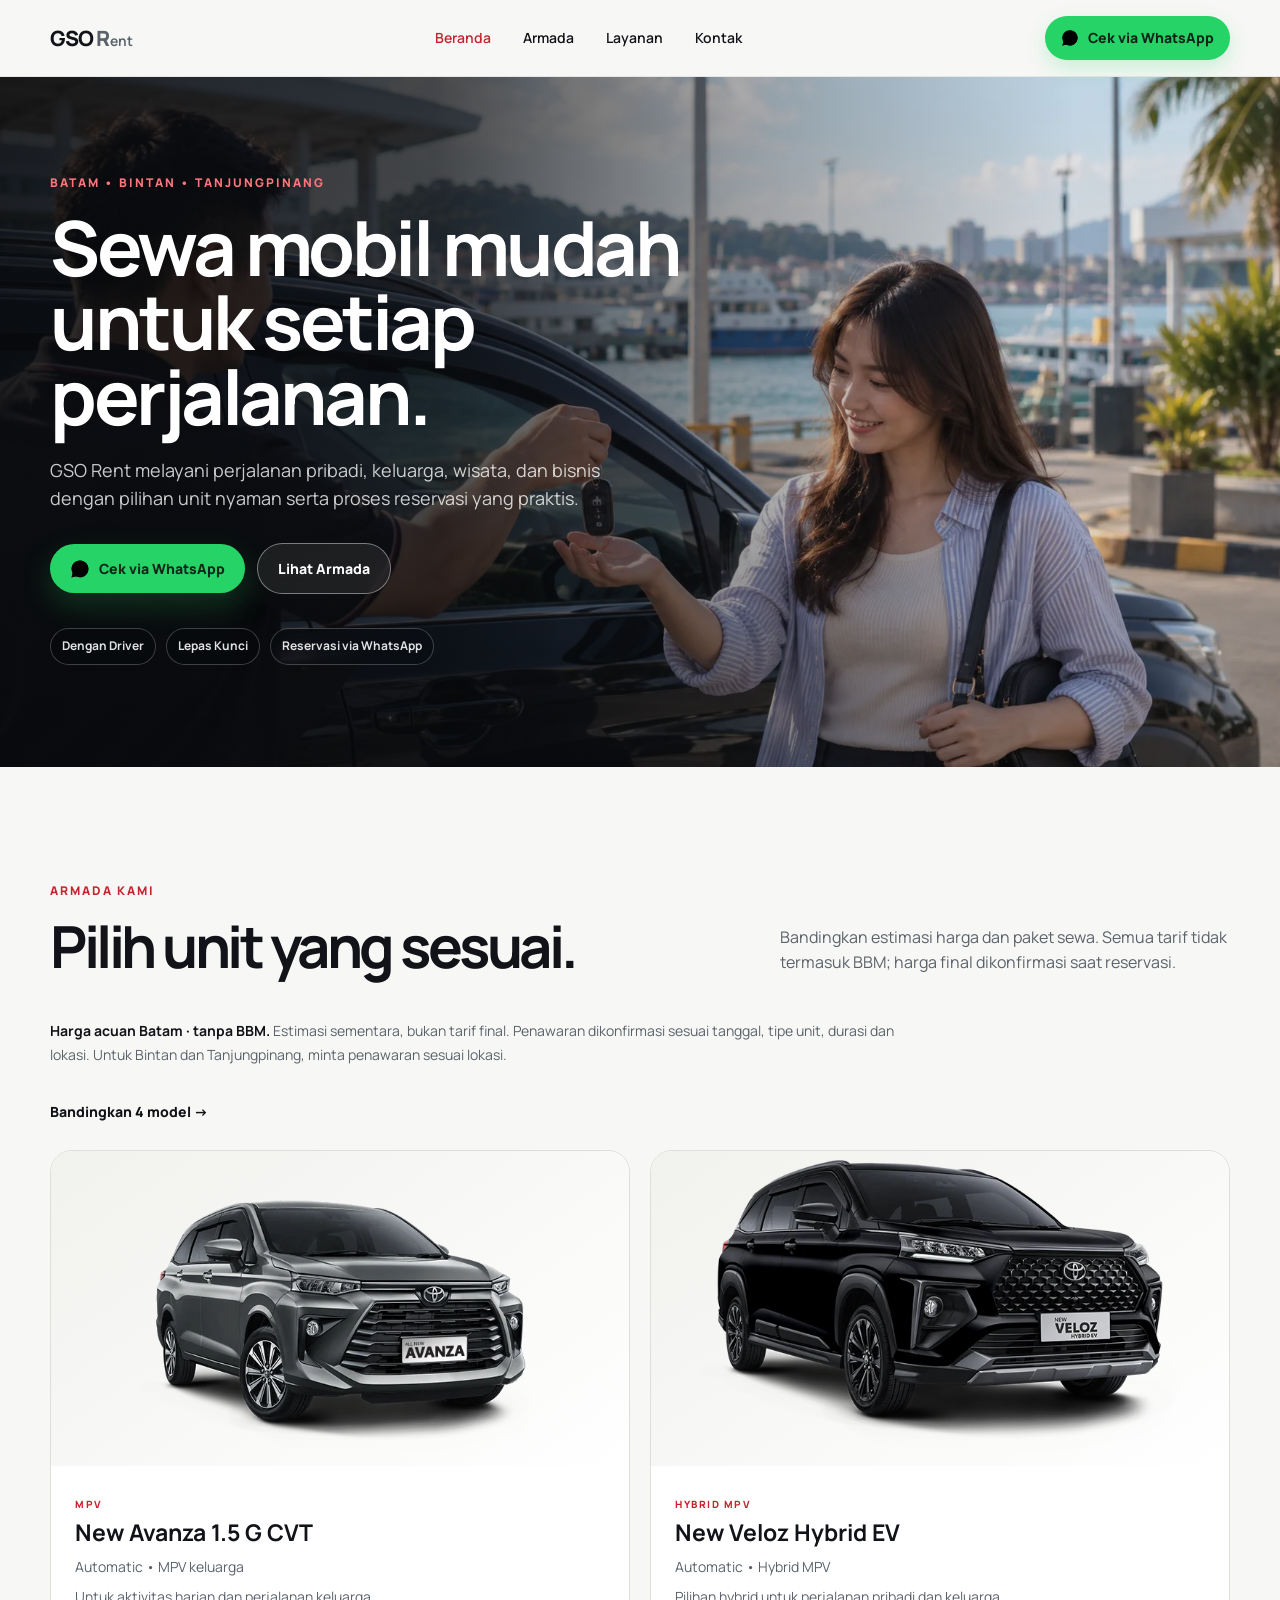
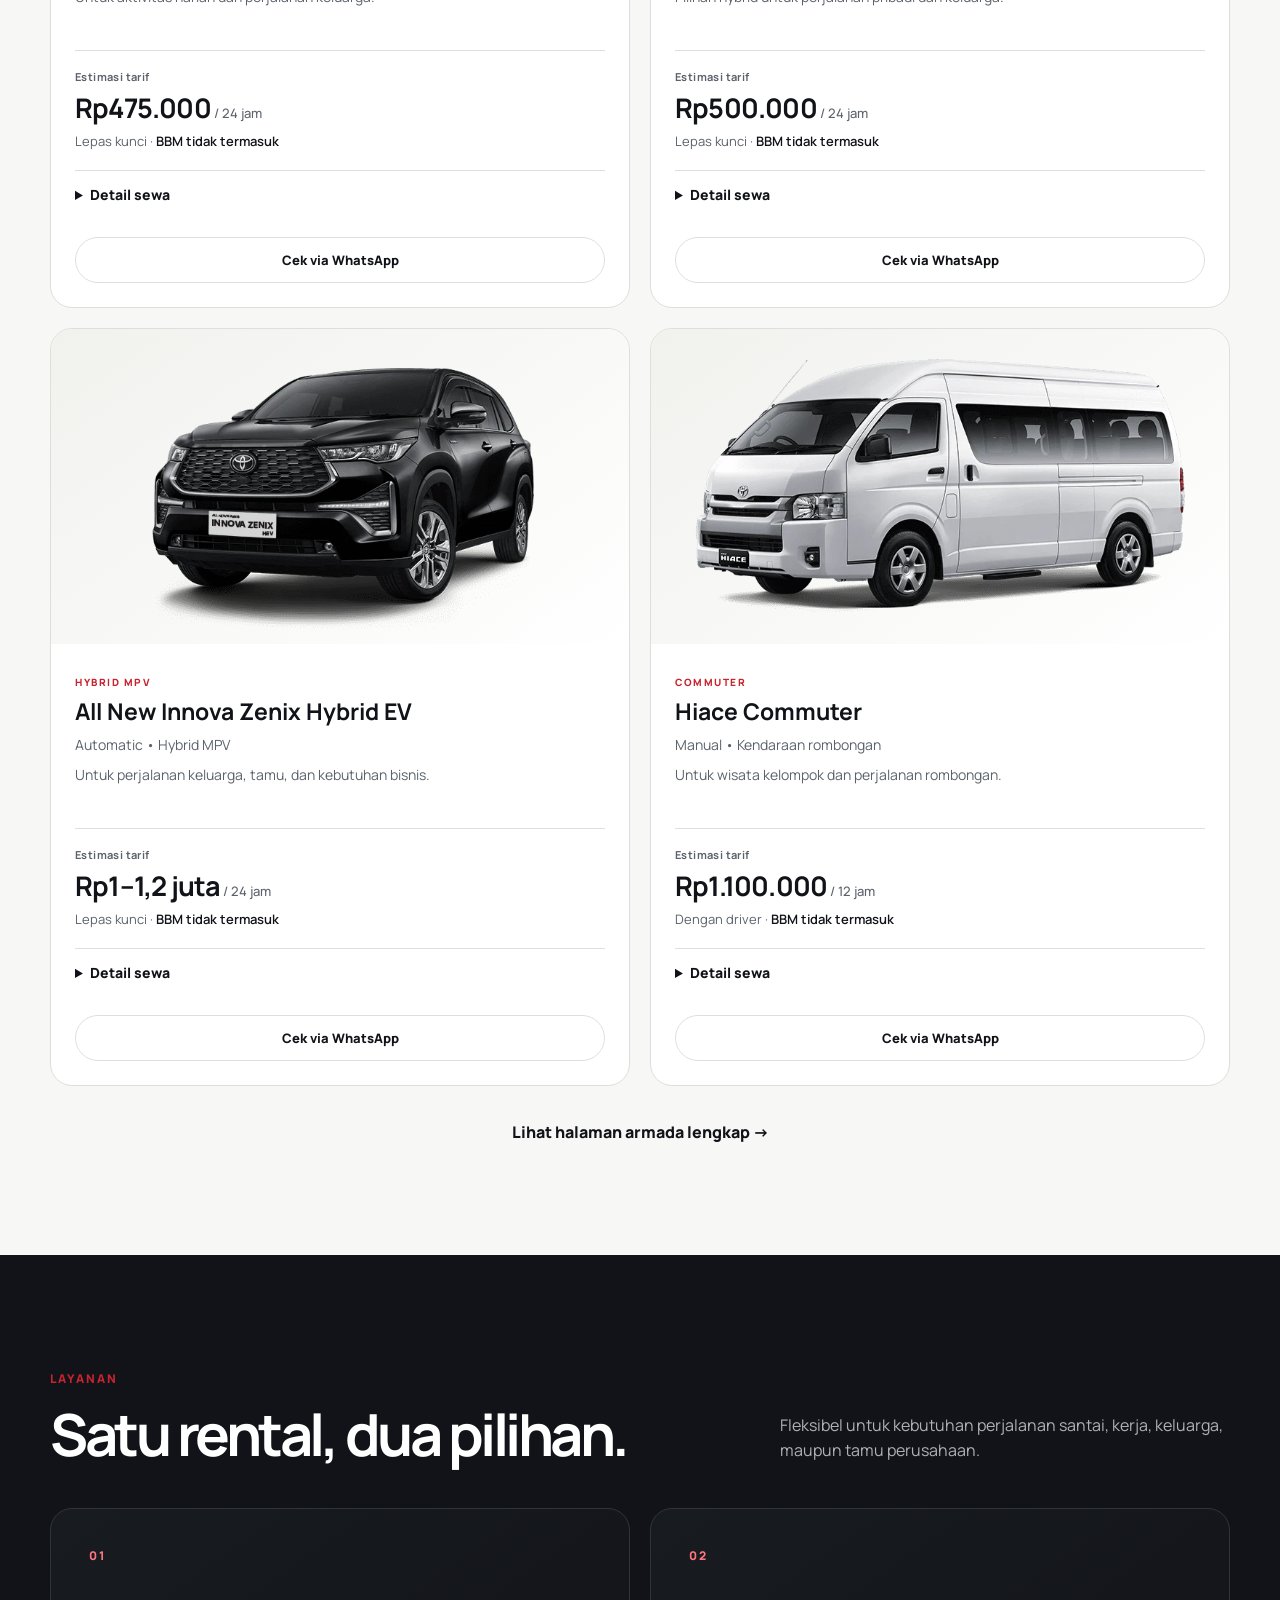
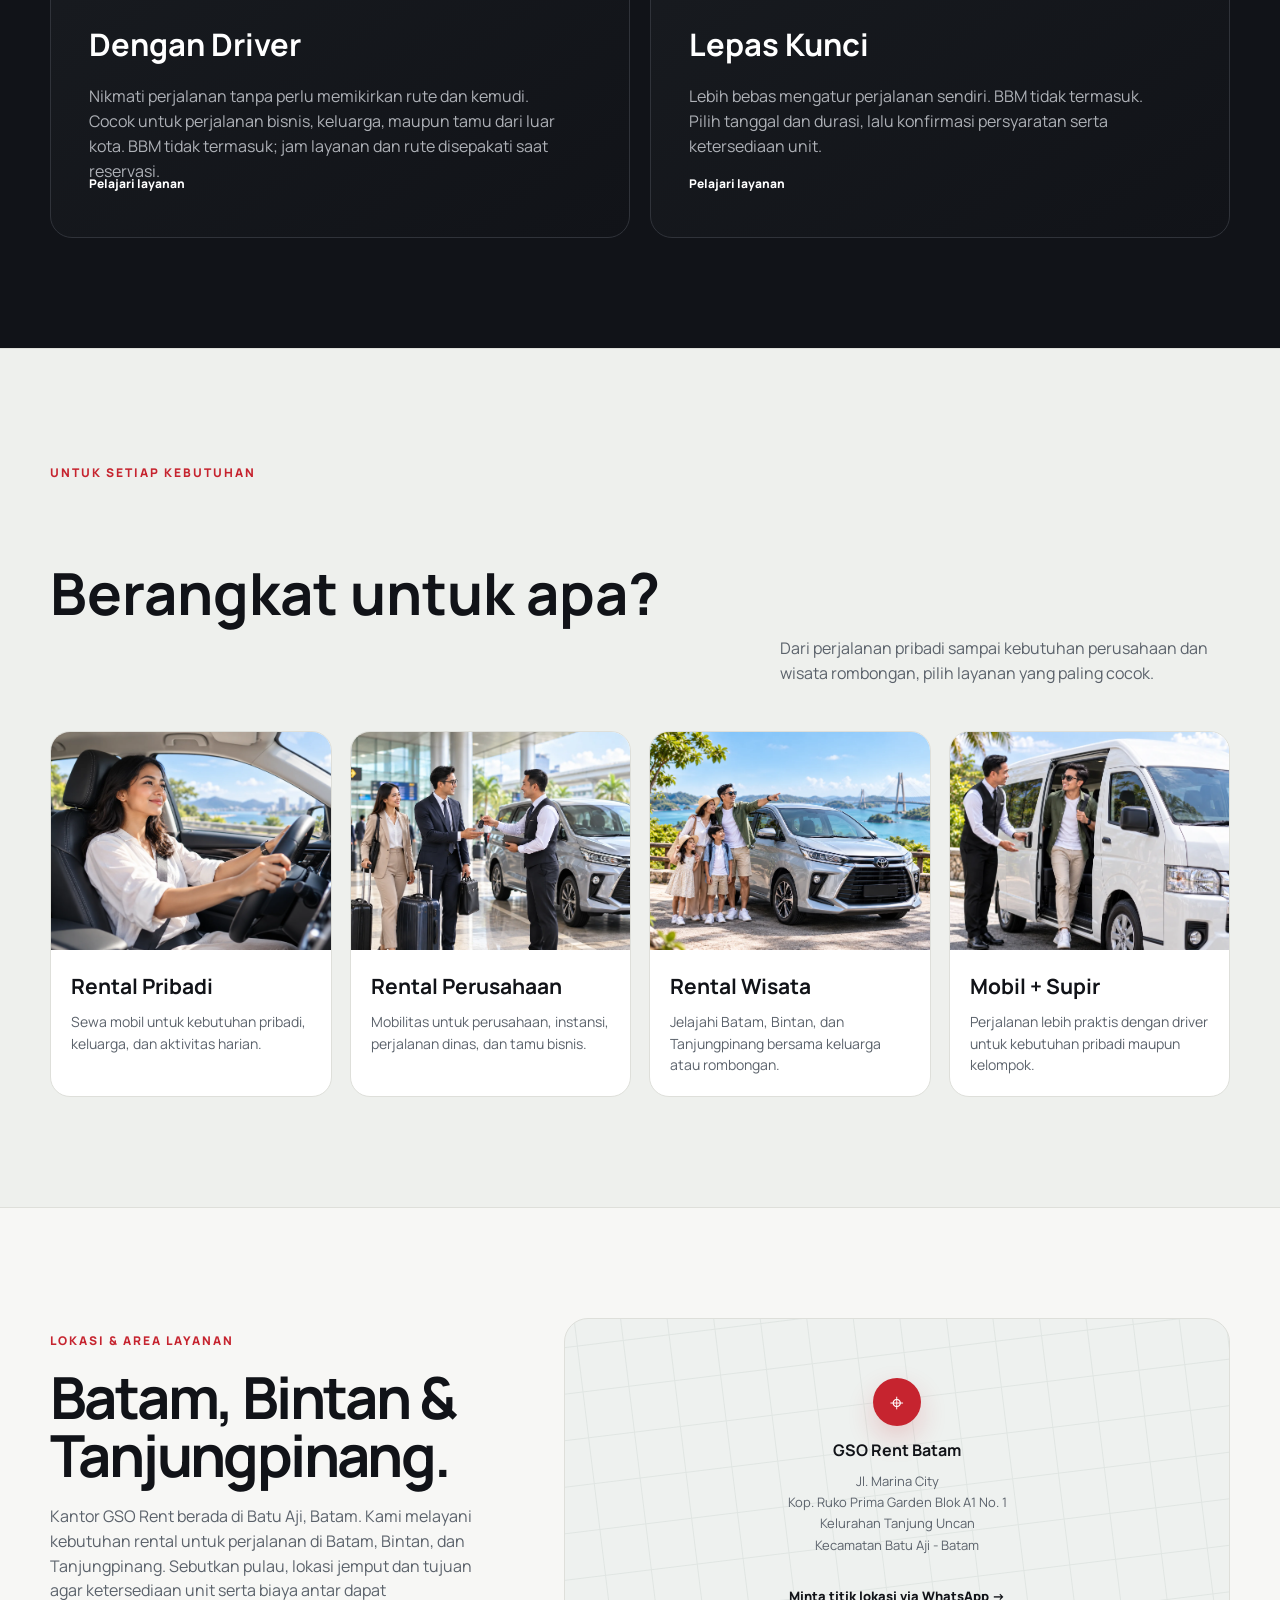
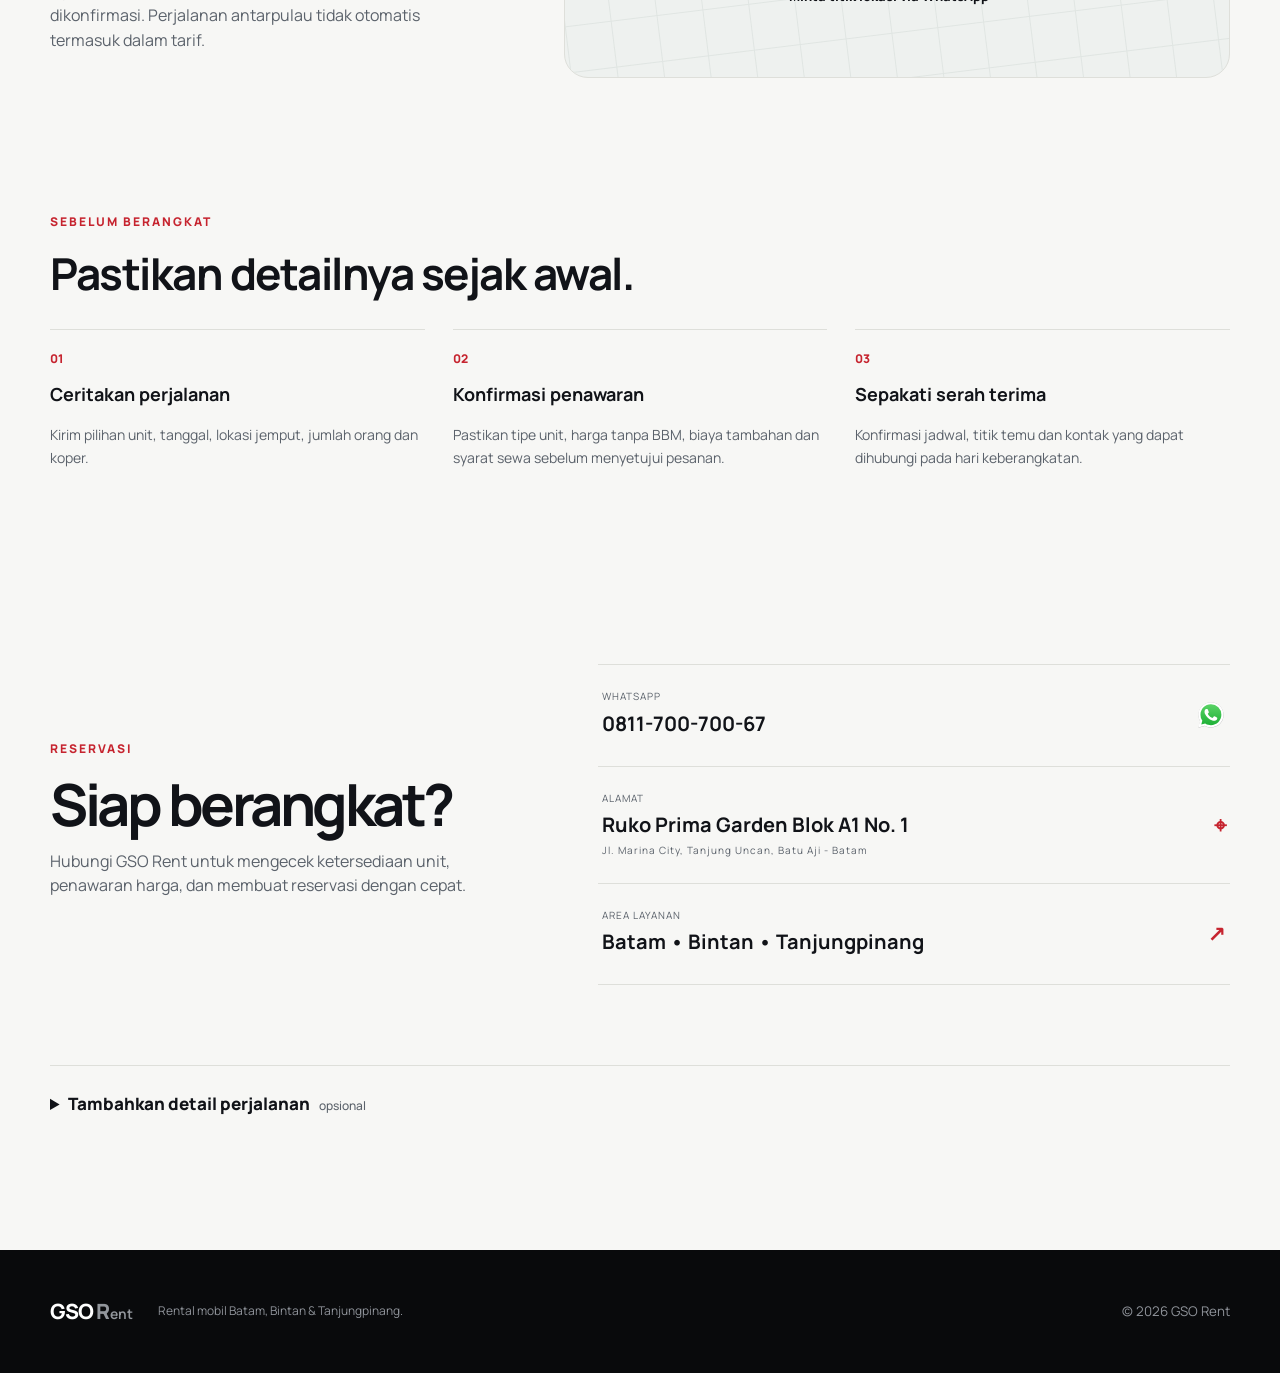
<file: index.html>
<!doctype html>
<html lang="id">
<head>
  <meta charset="utf-8">
  <meta name="viewport" content="width=device-width,initial-scale=1">
  <meta name="description" content="Rental mobil Batam, Bintan & Tanjungpinang dari GSO Rent. Pilihan Avanza, Veloz Hybrid, Innova Zenix Hybrid dan Hiace. Tersedia dengan driver atau lepas kunci.">
  <meta name="robots" content="index,follow,max-image-preview:large">
  <meta name="theme-color" content="#111318">
  <link rel="canonical" href="https://gsorental.com/">
  <meta property="og:locale" content="id_ID">
  <meta property="og:type" content="website">
  <meta property="og:title" content="GSO Rent | Rental Mobil Batam, Bintan & Tanjungpinang">
  <meta property="og:description" content="Sewa mobil dengan driver atau lepas kunci di Batam, Bintan dan Tanjungpinang. Cek unit dan ketersediaan via WhatsApp.">
  <meta property="og:site_name" content="GSO Rent">
  <meta property="og:url" content="https://gsorental.com/">
  <meta property="og:image" content="https://gsorental.com/assets/hero-handover.webp">
  <meta property="og:image:alt" content="GSO Rent - rental mobil Batam, Bintan dan Tanjungpinang">
  <meta name="twitter:card" content="summary_large_image">
  <meta name="twitter:title" content="GSO Rent | Rental Mobil Batam, Bintan & Tanjungpinang">
  <meta name="twitter:description" content="Sewa mobil dengan driver atau lepas kunci di Batam, Bintan dan Tanjungpinang.">
  <meta name="twitter:image" content="https://gsorental.com/assets/hero-handover.webp">
  <title>Rental Mobil Batam, Bintan & Tanjungpinang | GSO Rent</title>
  <link rel="icon" href="favicon.ico" sizes="any">
  <link rel="icon" href="favicon.svg" type="image/svg+xml">
  <link rel="preload" as="image" href="assets/hero-handover.webp" type="image/webp" fetchpriority="high">
  <script>document.documentElement.classList.add('js');</script>
  <script type="application/ld+json">
  {
    "@context":"https://schema.org",
    "@type":"AutoRental",
    "@id":"https://gsorental.com/#business",
    "name":"GSO Rent",
    "url":"https://gsorental.com/",
    "description":"Rental mobil dengan driver atau lepas kunci di Batam, Bintan dan Tanjungpinang.",
    "telephone":"+6281170070067",
    "image":"https://gsorental.com/assets/hero-handover.webp",
    "address":{
      "@type":"PostalAddress",
      "streetAddress":"Jl. Marina City, Kop. Ruko Prima Garden Blok A1 No. 1, Kelurahan Tanjung Uncan, Kecamatan Batu Aji",
      "addressLocality":"Batam",
      "addressRegion":"Kepulauan Riau",
      "addressCountry":"ID"
    },
    "areaServed":[
      {"@type":"City","name":"Batam"},
      {"@type":"Place","name":"Bintan"},
      {"@type":"City","name":"Tanjungpinang"}
    ],
    "contactPoint":{
      "@type":"ContactPoint",
      "telephone":"+6281170070067",
      "contactType":"customer service",
      "availableLanguage":["id"]
    }
  }
  </script>
  <link rel="preconnect" href="https://fonts.googleapis.com">
  <link rel="preconnect" href="https://fonts.gstatic.com" crossorigin>
  <link href="https://fonts.googleapis.com/css2?family=Manrope:wght@400;500;600;700;800&display=swap" rel="stylesheet">
  <link rel="stylesheet" href="style.css">
<link rel="stylesheet" href="/rental.css">
</head>
<body>
  <header class="nav-wrap">
    <nav class="nav container" aria-label="Navigasi utama">
      <a class="brand" href="/" aria-label="GSO Rent beranda">GSO <b>R</b><span>ent</span></a>
      <div class="nav-links" id="primary-nav">
        <a href="/" class="active" aria-current="page">Beranda</a>
        <a href="/armada/">Armada</a>
        <a href="/layanan/">Layanan</a>
        
        <a href="/#kontak">Kontak</a>
      </div>
      <div class="nav-actions">
        <button class="nav-toggle" type="button" aria-expanded="false" aria-controls="primary-nav" aria-label="Buka menu">
          <span></span><span></span><span></span>
        </button>
        <a class="btn btn-small nav-cta" href="https://wa.me/6281170070067?text=Halo%20GSO%20Rent%2C%20saya%20ingin%20cek%20ketersediaan.%0AUnit%3A%20mohon%20rekomendasi%0ALayanan%3A%20driver%20%2F%20lepas%20kunci%0ATanggal%20%26%20durasi%3A%20%E2%80%A6%0ALokasi%20jemput%3A%20%E2%80%A6%0AJumlah%20orang%20%26%20koper%3A%20%E2%80%A6%0AMohon%20penawaran%20tanpa%20BBM." target="_blank" rel="noopener">
          <img src="assets/whatsapp.svg" width="18" height="18" alt="" aria-hidden="true"> Cek via WhatsApp
        </a>
      </div>
    </nav>
  </header>

  <a class="skip-link" href="#main-content">Lewati ke konten</a>
<main id="main-content">
    <section class="hero-photo">
      <div class="hero-overlay"></div>
      <div class="hero container">
        <div class="hero-copy">
          <div class="eyebrow hero-eyebrow">BATAM • BINTAN • TANJUNGPINANG</div>
          <h1>Sewa mobil mudah<br><em>untuk setiap perjalanan.</em></h1>
          <p>GSO Rent melayani perjalanan pribadi, keluarga, wisata, dan bisnis dengan pilihan unit nyaman serta proses reservasi yang praktis.</p>
          <div class="hero-actions">
            <a class="btn btn-primary" href="https://wa.me/6281170070067?text=Halo%20GSO%20Rent%2C%20saya%20ingin%20cek%20ketersediaan.%0AUnit%3A%20mohon%20rekomendasi%0ALayanan%3A%20driver%20%2F%20lepas%20kunci%0ATanggal%20%26%20durasi%3A%20%E2%80%A6%0ALokasi%20jemput%3A%20%E2%80%A6%0AJumlah%20orang%20%26%20koper%3A%20%E2%80%A6%0AMohon%20penawaran%20tanpa%20BBM." target="_blank" rel="noopener"><img src="assets/whatsapp.svg" width="20" height="20" alt="" aria-hidden="true"> Cek via WhatsApp</a>
            <a class="btn btn-ghost" href="/armada/">Lihat Armada</a>
          </div>
          <div class="hero-meta"><span>Dengan Driver</span><span>Lepas Kunci</span><span>Reservasi via WhatsApp</span></div>
        </div>
      </div>
    </section>

    <section class="section container" id="armada">
      <div class="section-head reveal">
        <div><span class="eyebrow">ARMADA KAMI</span><h2>Pilih unit yang sesuai.</h2></div>
        <p>Bandingkan estimasi harga dan paket sewa. Semua tarif tidak termasuk BBM; harga final dikonfirmasi saat reservasi.</p>
      </div>
      <p class="pricing-notice"><strong>Harga acuan Batam · tanpa BBM.</strong> Estimasi sementara, bukan tarif final. Penawaran dikonfirmasi sesuai tanggal, tipe unit, durasi dan lokasi. Untuk Bintan dan Tanjungpinang, minta penawaran sesuai lokasi.</p><a class="fleet-browse text-link" href="/armada/#semua-armada">Bandingkan 4 model →</a><div class="fleet-grid"><article class="car-card reveal" data-tags="mpv" data-car="avanza"><div class="car-img"><img src="/assets/avanza.webp" width="688" height="408" alt="New Avanza 1.5 G CVT" loading="lazy" decoding="async"></div><div class="car-info"><div class="car-heading"><span>MPV</span><h3>New Avanza 1.5 G CVT</h3><p>Automatic • MPV keluarga</p><p class="car-purpose">Untuk aktivitas harian dan perjalanan keluarga.</p></div><div class="rental-price"><small>Estimasi tarif</small><strong>Rp475.000<small> / 24 jam</small></strong><p>Lepas kunci · <b>BBM tidak termasuk</b></p></div><details class="rental-details"><summary>Detail sewa</summary><div><p>Sampaikan jumlah orang dan koper agar susunan kursi dapat disesuaikan dengan kebutuhan.</p><p><strong>Bulanan:</strong> Rp7.500.000 · lepas kunci, tanpa BBM.</p><p>Paket dengan driver ditawarkan terpisah.</p><p>Biaya antar, parkir, tol, makan driver, lembur, deposit dan batas kilometer perlu dikonfirmasi dalam penawaran.</p></div></details><a class="mini-cta" href="https://wa.me/6281170070067?text=Halo%20GSO%20Rent%2C%20saya%20ingin%20cek%20ketersediaan.%0AUnit%3A%20New%20Avanza%201.5%20G%20CVT%0ALayanan%3A%20Lepas%20kunci%0ATanggal%20%26%20durasi%3A%20%E2%80%A6%0ALokasi%20jemput%3A%20%E2%80%A6%0AJumlah%20orang%20%26%20koper%3A%20%E2%80%A6%0AMohon%20penawaran%20tanpa%20BBM." target="_blank" rel="noopener" aria-label="Cek New Avanza 1.5 G CVT via WhatsApp">Cek via WhatsApp</a></div></article><article class="car-card reveal" data-tags="mpv hybrid" data-car="veloz"><div class="car-img"><img src="/assets/veloz.webp" width="688" height="408" alt="New Veloz Hybrid EV" loading="lazy" decoding="async"></div><div class="car-info"><div class="car-heading"><span>HYBRID MPV</span><h3>New Veloz Hybrid EV</h3><p>Automatic • Hybrid MPV</p><p class="car-purpose">Pilihan hybrid untuk perjalanan pribadi dan keluarga.</p></div><div class="rental-price"><small>Estimasi tarif</small><strong>Rp500.000<small> / 24 jam</small></strong><p>Lepas kunci · <b>BBM tidak termasuk</b></p></div><details class="rental-details"><summary>Detail sewa</summary><div><p>Sampaikan jumlah orang dan koper. Tipe serta unit yang tersedia dikonfirmasi saat pemesanan.</p><p><strong>Bulanan:</strong> Rp8.500.000 · lepas kunci, tanpa BBM.</p><p>Paket dengan driver ditawarkan terpisah.</p><p>Biaya antar, parkir, tol, makan driver, lembur, deposit dan batas kilometer perlu dikonfirmasi dalam penawaran.</p></div></details><a class="mini-cta" href="https://wa.me/6281170070067?text=Halo%20GSO%20Rent%2C%20saya%20ingin%20cek%20ketersediaan.%0AUnit%3A%20New%20Veloz%20Hybrid%20EV%0ALayanan%3A%20Lepas%20kunci%0ATanggal%20%26%20durasi%3A%20%E2%80%A6%0ALokasi%20jemput%3A%20%E2%80%A6%0AJumlah%20orang%20%26%20koper%3A%20%E2%80%A6%0AMohon%20penawaran%20tanpa%20BBM." target="_blank" rel="noopener" aria-label="Cek New Veloz Hybrid EV via WhatsApp">Cek via WhatsApp</a></div></article><article class="car-card reveal" data-tags="mpv hybrid" data-car="zenix"><div class="car-img"><img src="/assets/zenix.webp" width="688" height="408" alt="All New Innova Zenix Hybrid EV" loading="lazy" decoding="async"></div><div class="car-info"><div class="car-heading"><span>HYBRID MPV</span><h3>All New Innova Zenix Hybrid EV</h3><p>Automatic • Hybrid MPV</p><p class="car-purpose">Untuk perjalanan keluarga, tamu, dan kebutuhan bisnis.</p></div><div class="rental-price"><small>Estimasi tarif</small><strong>Rp1–1,2 juta<small> / 24 jam</small></strong><p>Lepas kunci · <b>BBM tidak termasuk</b></p></div><details class="rental-details"><summary>Detail sewa</summary><div><p>Estimasi berbeda menurut tipe V atau Q. Konfirmasi tipe, susunan kursi dan ruang koper sebelum memilih unit.</p><p><strong>Bulanan:</strong> Rp17–18 juta · lepas kunci, tanpa BBM.</p><p>Paket dengan driver ditawarkan terpisah.</p><p>Biaya antar, parkir, tol, makan driver, lembur, deposit dan batas kilometer perlu dikonfirmasi dalam penawaran.</p></div></details><a class="mini-cta" href="https://wa.me/6281170070067?text=Halo%20GSO%20Rent%2C%20saya%20ingin%20cek%20ketersediaan.%0AUnit%3A%20All%20New%20Innova%20Zenix%20Hybrid%20EV%0ALayanan%3A%20Lepas%20kunci%0ATanggal%20%26%20durasi%3A%20%E2%80%A6%0ALokasi%20jemput%3A%20%E2%80%A6%0AJumlah%20orang%20%26%20koper%3A%20%E2%80%A6%0AMohon%20penawaran%20tanpa%20BBM." target="_blank" rel="noopener" aria-label="Cek All New Innova Zenix Hybrid EV via WhatsApp">Cek via WhatsApp</a></div></article><article class="car-card reveal" data-tags="commuter" data-car="hiace"><div class="car-img"><img src="/assets/hiace.webp" width="688" height="408" alt="Hiace Commuter" loading="lazy" decoding="async"></div><div class="car-info"><div class="car-heading"><span>COMMUTER</span><h3>Hiace Commuter</h3><p>Manual • Kendaraan rombongan</p><p class="car-purpose">Untuk wisata kelompok dan perjalanan rombongan.</p></div><div class="rental-price"><small>Estimasi tarif</small><strong>Rp1.100.000<small> / 12 jam</small></strong><p>Dengan driver · <b>BBM tidak termasuk</b></p></div><details class="rental-details"><summary>Detail sewa</summary><div><p>Sampaikan jumlah seluruh penumpang dan ukuran koper agar kapasitas unit dapat dikonfirmasi.</p><p><strong>Bulanan:</strong> Minta penawaran sesuai rute dan hari kerja.</p><p>Estimasi untuk rute Batam yang disepakati. Kontrak bulanan sesuai kebutuhan.</p><p>Biaya antar, parkir, tol, makan driver, lembur, deposit dan batas kilometer perlu dikonfirmasi dalam penawaran.</p></div></details><a class="mini-cta" href="https://wa.me/6281170070067?text=Halo%20GSO%20Rent%2C%20saya%20ingin%20cek%20ketersediaan.%0AUnit%3A%20Hiace%20Commuter%0ALayanan%3A%20Dengan%20driver%0ATanggal%20%26%20durasi%3A%20%E2%80%A6%0ALokasi%20jemput%3A%20%E2%80%A6%0AJumlah%20orang%20%26%20koper%3A%20%E2%80%A6%0AMohon%20penawaran%20tanpa%20BBM." target="_blank" rel="noopener" aria-label="Cek Hiace Commuter via WhatsApp">Cek via WhatsApp</a></div></article></div>
      <div class="center-actions reveal"><a class="text-link" href="/armada/">Lihat halaman armada lengkap →</a></div>
    </section>

    <section class="service-section" id="layanan">
      <div class="container">
        <div class="section-head light reveal">
          <div><span class="eyebrow">LAYANAN</span><h2 class="service-title">Satu rental, dua pilihan.</h2></div>
          <p>Fleksibel untuk kebutuhan perjalanan santai, kerja, keluarga, maupun tamu perusahaan.</p>
        </div>
        <div class="service-grid">
          <article class="service-card reveal"><div class="num">01</div><h3>Dengan Driver</h3><p>Nikmati perjalanan tanpa perlu memikirkan rute dan kemudi. Cocok untuk perjalanan bisnis, keluarga, maupun tamu dari luar kota. BBM tidak termasuk; jam layanan dan rute disepakati saat reservasi.</p><a href="/layanan/#driver">Pelajari layanan</a></article>
          <article class="service-card reveal"><div class="num">02</div><h3>Lepas Kunci</h3><p>Lebih bebas mengatur perjalanan sendiri. BBM tidak termasuk. Pilih tanggal dan durasi, lalu konfirmasi persyaratan serta ketersediaan unit.</p><a href="/layanan/#lepas-kunci">Pelajari layanan</a></article>
        </div>
      </div>
    </section>

    <section class="usecase-section">
      <div class="container">
        <div class="section-head reveal">
          <div><span class="eyebrow">UNTUK SETIAP KEBUTUHAN</span><h2>Berangkat untuk apa?</h2></div>
          <p>Dari perjalanan pribadi sampai kebutuhan perusahaan dan wisata rombongan, pilih layanan yang paling cocok.</p>
        </div>
        <div class="usecase-grid">
          <article class="usecase-card reveal"><img src="assets/rental-pribadi.webp" alt="Rental mobil untuk perjalanan pribadi" loading="lazy" decoding="async"><div><h3>Rental Pribadi</h3><p>Sewa mobil untuk kebutuhan pribadi, keluarga, dan aktivitas harian.</p></div></article>
          <article class="usecase-card reveal"><img src="assets/rental-perusahaan.webp" alt="Rental mobil untuk kebutuhan perusahaan" loading="lazy" decoding="async"><div><h3>Rental Perusahaan</h3><p>Mobilitas untuk perusahaan, instansi, perjalanan dinas, dan tamu bisnis.</p></div></article>
          <article class="usecase-card reveal"><img src="assets/rental-wisata.webp" alt="Rental mobil untuk wisata di Kepulauan Riau" loading="lazy" decoding="async"><div><h3>Rental Wisata</h3><p>Jelajahi Batam, Bintan, dan Tanjungpinang bersama keluarga atau rombongan.</p></div></article>
          <article class="usecase-card reveal"><img src="assets/mobil-supir.webp" alt="Rental mobil dengan supir menggunakan Hiace" loading="lazy" decoding="async"><div><h3>Mobil + Supir</h3><p>Perjalanan lebih praktis dengan driver untuk kebutuhan pribadi maupun kelompok.</p></div></article>
        </div>
      </div>
    </section>

    <section class="map-section container" id="lokasi">
      <div class="map-copy reveal"><span class="eyebrow">LOKASI & AREA LAYANAN</span><h2>Batam, Bintan & Tanjungpinang.</h2><p>Kantor GSO Rent berada di Batu Aji, Batam. Kami melayani kebutuhan rental untuk perjalanan di Batam, Bintan, dan Tanjungpinang. Sebutkan pulau, lokasi jemput dan tujuan agar ketersediaan unit serta biaya antar dapat dikonfirmasi. Perjalanan antarpulau tidak otomatis termasuk dalam tarif.</p></div>
      <div class="map-placeholder reveal" aria-label="Alamat GSO Rent Batam"><div class="map-grid"></div><div class="map-pin">⌖</div><strong>GSO Rent Batam</strong><address>Jl. Marina City<br>Kop. Ruko Prima Garden Blok A1 No. 1<br>Kelurahan Tanjung Uncan<br>Kecamatan Batu Aji - Batam</address><a class="text-link office-pin" href="https://wa.me/6281170070067?text=Halo%20GSO%20Rent%2C%20saya%20ingin%20cek%20ketersediaan.%0AUnit%3A%20mohon%20rekomendasi%0ALayanan%3A%20driver%20%2F%20lepas%20kunci%0ATanggal%20%26%20durasi%3A%20%E2%80%A6%0ALokasi%20jemput%3A%20%E2%80%A6%0AJumlah%20orang%20%26%20koper%3A%20%E2%80%A6%0AMohon%20penawaran%20tanpa%20BBM." target="_blank" rel="noopener">Minta titik lokasi via WhatsApp →</a></div>
    </section>

<section class="booking-steps container" aria-labelledby="booking-title"><span class="eyebrow">SEBELUM BERANGKAT</span><h2 id="booking-title">Pastikan detailnya sejak awal.</h2><ol><li><strong>Ceritakan perjalanan</strong><p>Kirim pilihan unit, tanggal, lokasi jemput, jumlah orang dan koper.</p></li><li><strong>Konfirmasi penawaran</strong><p>Pastikan tipe unit, harga tanpa BBM, biaya tambahan dan syarat sewa sebelum menyetujui pesanan.</p></li><li><strong>Sepakati serah terima</strong><p>Konfirmasi jadwal, titik temu dan kontak yang dapat dihubungi pada hari keberangkatan.</p></li></ol></section>
    <section class="contact container" id="kontak">
      <div class="contact-copy reveal"><span class="eyebrow">RESERVASI</span><h2>Siap berangkat?</h2><p>Hubungi GSO Rent untuk mengecek ketersediaan unit, penawaran harga, dan membuat reservasi dengan cepat.</p></div>
<details class="enquiry-details" id="enquiry-details" hidden><summary>Tambahkan detail perjalanan <small>opsional</small></summary><p>Isi yang sudah diketahui, lalu buka pesan di WhatsApp. Pesan belum dikirim sampai Anda mengirimkannya di WhatsApp.</p><form id="enquiry-form"><div class="enquiry-fields"><label>Unit<select name="unit"><option value="">Bantu saya memilih</option><option>New Avanza 1.5 G CVT</option><option>New Veloz Hybrid EV</option><option>All New Innova Zenix Hybrid EV</option><option>Hiace Commuter</option></select></label><label>Layanan<select name="service"><option value="">Belum ditentukan</option><option>Dengan driver</option><option>Lepas kunci</option></select></label><label>Tanggal dan durasi<input name="dates" maxlength="120" placeholder="Contoh: 20–22 September, 3 hari"></label><label>Lokasi jemput dan tujuan<input name="pickup" maxlength="180" placeholder="Contoh: Batam, hotel ke lokasi acara"></label><label>Jumlah orang dan koper<input name="passengers" maxlength="100" placeholder="Contoh: 4 orang, 2 koper"></label></div><p class="form-note">Semua paket tanpa BBM. Ketersediaan dan harga final dikonfirmasi melalui WhatsApp.</p><button class="btn btn-primary" type="submit">Buka pesan di WhatsApp</button></form></details>
      <div class="contact-panel reveal">
        <a class="contact-row" href="https://wa.me/6281170070067?text=Halo%20GSO%20Rent%2C%20saya%20ingin%20cek%20ketersediaan.%0AUnit%3A%20mohon%20rekomendasi%0ALayanan%3A%20driver%20%2F%20lepas%20kunci%0ATanggal%20%26%20durasi%3A%20%E2%80%A6%0ALokasi%20jemput%3A%20%E2%80%A6%0AJumlah%20orang%20%26%20koper%3A%20%E2%80%A6%0AMohon%20penawaran%20tanpa%20BBM." target="_blank" rel="noopener"><span><small>WHATSAPP</small><strong>0811-700-700-67</strong></span><img class="contact-wa" src="assets/whatsapp.svg" width="30" height="30" alt="WhatsApp"></a>
        
        <div class="contact-row"><span><small>ALAMAT</small><strong>Ruko Prima Garden Blok A1 No. 1</strong><em>Jl. Marina City, Tanjung Uncan, Batu Aji - Batam</em></span><b aria-hidden="true">⌖</b></div>
        <div class="contact-row"><span><small>AREA LAYANAN</small><strong>Batam • Bintan • Tanjungpinang</strong></span><b aria-hidden="true">↗</b></div>
      </div>
    </section>
  </main>

  <footer><div class="container"><a class="brand inverse" href="/">GSO <b>R</b><span>ent</span></a><p>Rental mobil Batam, Bintan & Tanjungpinang.</p><small>© <span id="year"></span> GSO Rent</small></div></footer>
  <script src="script.js"></script>
<script src="/enquiry.js"></script>
</body>
</html>
</file>
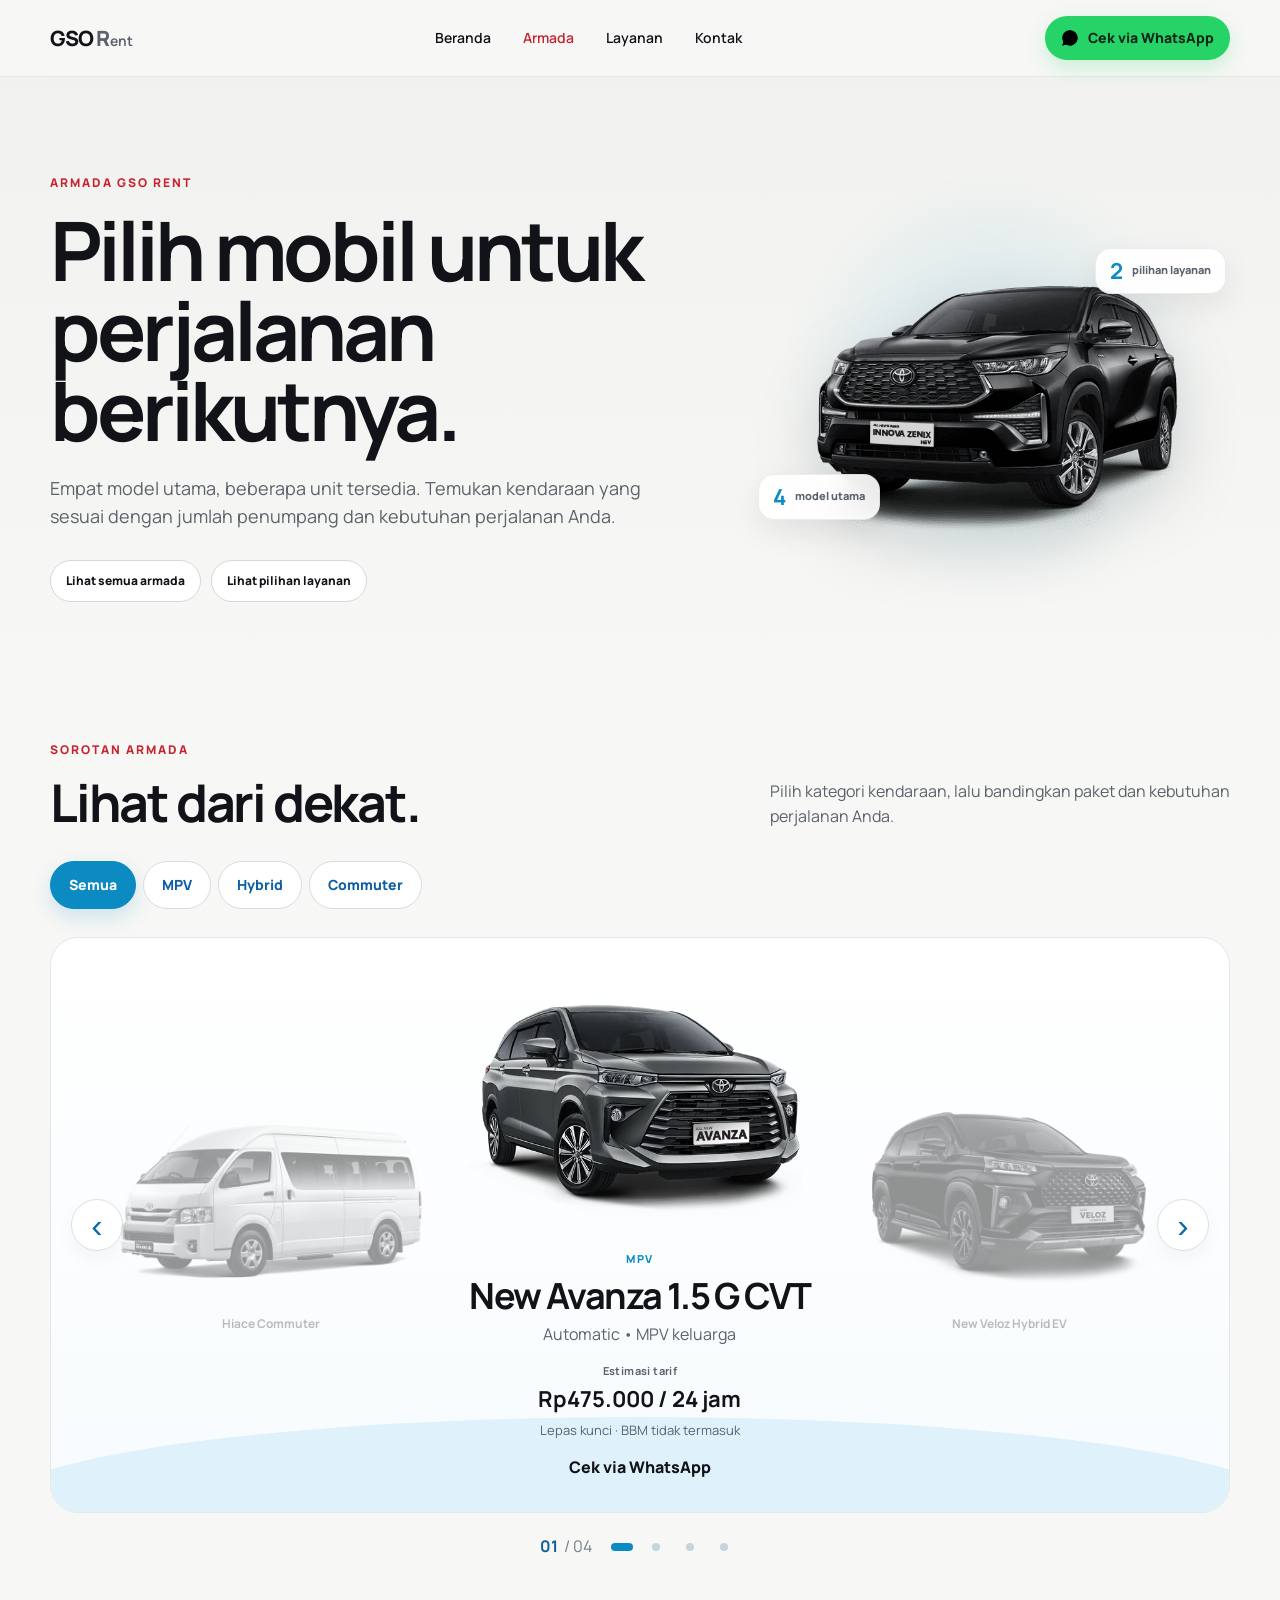
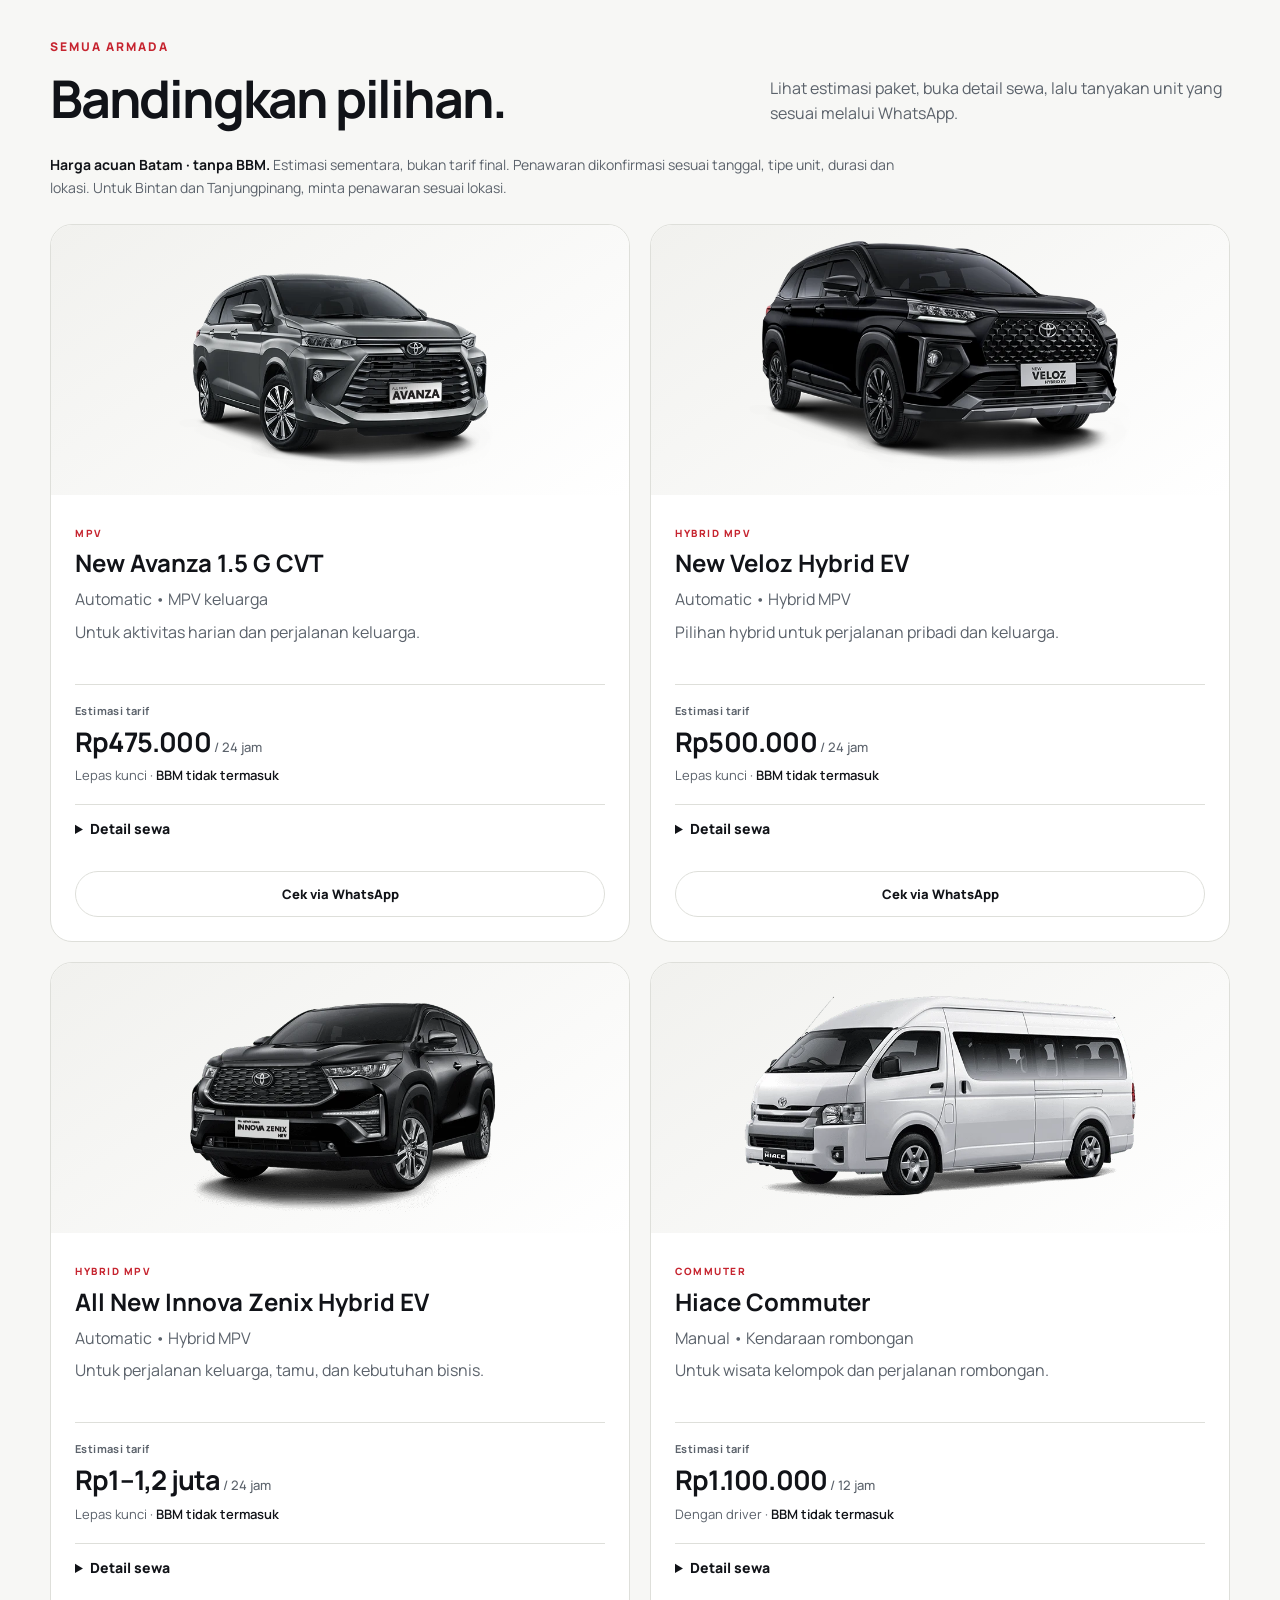
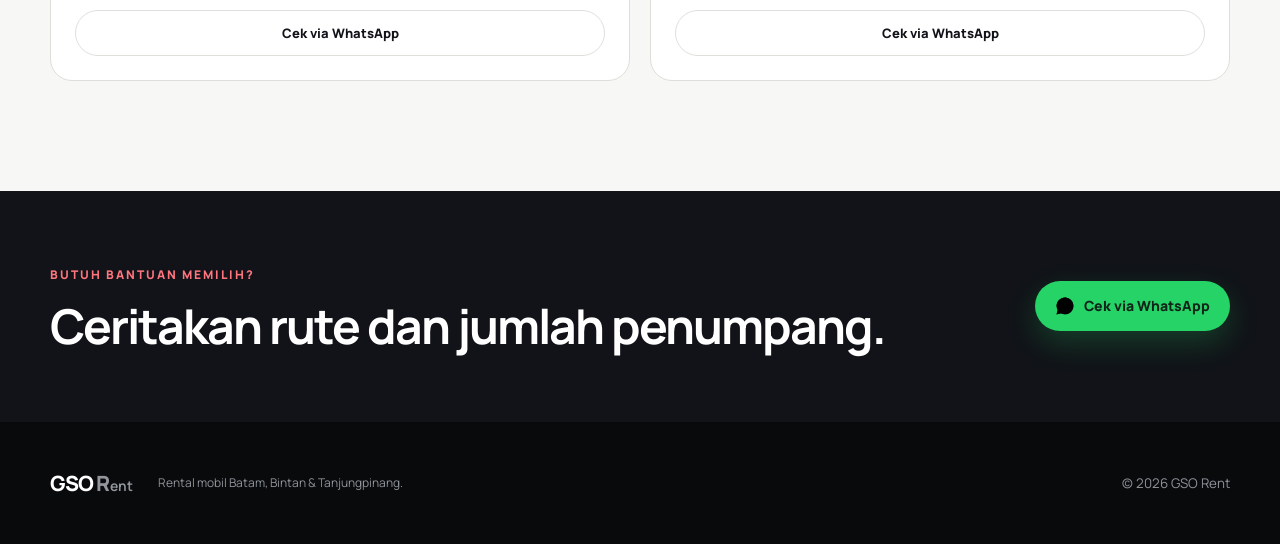
<file: armada/index.html>
<!doctype html>
<html lang="id">
<head>
  <meta charset="utf-8">
  <meta name="viewport" content="width=device-width,initial-scale=1">
  <meta name="description" content="Lihat pilihan armada GSO Rent: Avanza, Veloz Hybrid, Innova Zenix Hybrid dan Hiace untuk kebutuhan perjalanan di Batam, Bintan dan Tanjungpinang.">
  <meta name="robots" content="index,follow,max-image-preview:large">
  <meta name="theme-color" content="#111318">
  <link rel="canonical" href="https://gsorental.com/armada/">
  <meta property="og:locale" content="id_ID">
  <meta property="og:type" content="website">
  <meta property="og:title" content="Armada GSO Rent | Avanza, Veloz Hybrid, Zenix & Hiace">
  <meta property="og:description" content="Pilih armada GSO Rent sesuai jumlah penumpang dan kebutuhan perjalanan di Batam, Bintan dan Tanjungpinang.">
  <meta property="og:site_name" content="GSO Rent">
  <meta property="og:url" content="https://gsorental.com/armada/">
  <meta property="og:image" content="https://gsorental.com/assets/zenix.webp">
  <meta name="twitter:card" content="summary_large_image">
  <title>Armada Rental Mobil Batam | Avanza, Veloz, Zenix & Hiace | GSO Rent</title>
  <link rel="icon" href="/favicon.ico" sizes="any">
  <link rel="icon" href="/favicon.svg" type="image/svg+xml">
  <script>document.documentElement.classList.add('js');</script>
  <link rel="preconnect" href="https://fonts.googleapis.com">
  <link rel="preconnect" href="https://fonts.gstatic.com" crossorigin>
  <link href="https://fonts.googleapis.com/css2?family=Manrope:wght@400;500;600;700;800&display=swap" rel="stylesheet">
  <link rel="stylesheet" href="/style.css">
<link rel="stylesheet" href="/rental.css">
</head>
<body>
<header class="nav-wrap">
  <nav class="nav container" aria-label="Navigasi utama">
    <a class="brand" href="/" aria-label="GSO Rent beranda">GSO <b>R</b><span>ent</span></a>
    <div class="nav-links" id="primary-nav">
      <a href="/">Beranda</a><a href="/armada/" class="active" aria-current="page">Armada</a><a href="/layanan/">Layanan</a><a href="/#kontak">Kontak</a>
    </div>
    <div class="nav-actions">
      <button class="nav-toggle" type="button" aria-expanded="false" aria-controls="primary-nav" aria-label="Buka menu"><span></span><span></span><span></span></button>
      <a class="btn btn-small nav-cta" href="https://wa.me/6281170070067?text=Halo%20GSO%20Rent%2C%20saya%20ingin%20cek%20ketersediaan.%0AUnit%3A%20mohon%20rekomendasi%0ALayanan%3A%20driver%20%2F%20lepas%20kunci%0ATanggal%20%26%20durasi%3A%20%E2%80%A6%0ALokasi%20jemput%3A%20%E2%80%A6%0AJumlah%20orang%20%26%20koper%3A%20%E2%80%A6%0AMohon%20penawaran%20tanpa%20BBM." target="_blank" rel="noopener"><img src="/assets/whatsapp.svg" width="18" height="18" alt="" aria-hidden="true"> Cek via WhatsApp</a>
    </div>
  </nav>
</header>
<a class="skip-link" href="#main-content">Lewati ke konten</a>
<main id="main-content">
  <section class="page-hero catalog-hero">
    <div class="container page-hero-inner">
      <div class="page-hero-copy">
        <span class="eyebrow">ARMADA GSO RENT</span>
        <h1>Pilih mobil untuk perjalanan berikutnya.</h1>
        <p>Empat model utama, beberapa unit tersedia. Temukan kendaraan yang sesuai dengan jumlah penumpang dan kebutuhan perjalanan Anda.</p>
        <div class="hero-jump-links" aria-label="Pilihan cepat armada">
          <a href="#semua-armada">Lihat semua armada</a>
          <a href="/layanan/">Lihat pilihan layanan</a>
        </div>
      </div>
      <div class="catalog-hero-visual" aria-hidden="true">
        <div class="catalog-hero-glow"></div>
        <img src="/assets/zenix.webp" width="688" height="408" alt="" fetchpriority="high">
        <div class="catalog-fact fact-one"><strong>4</strong><span>model utama</span></div>
        <div class="catalog-fact fact-two"><strong>2</strong><span>pilihan layanan</span></div>
      </div>
    </div>
  </section>

  <section class="catalog-section container" id="catalog">
    <div class="catalog-section-head reveal">
      <div><span class="eyebrow">SOROTAN ARMADA</span><h2>Lihat dari dekat.</h2></div>
      <p>Pilih kategori kendaraan, lalu bandingkan paket dan kebutuhan perjalanan Anda.</p>
    </div>

    <div class="catalog-tabs reveal" aria-label="Filter armada">
      <button class="catalog-tab active" data-filter="all" type="button" aria-pressed="true">Semua</button>
      <button class="catalog-tab" data-filter="mpv" type="button" aria-pressed="false">MPV</button>
      <button class="catalog-tab" data-filter="hybrid" type="button" aria-pressed="false">Hybrid</button>
      <button class="catalog-tab" data-filter="commuter" type="button" aria-pressed="false">Commuter</button>
    </div>

    <div class="showcase reveal" id="fleet-showcase" tabindex="0" aria-label="Sorotan armada. Gunakan tombol panah untuk berpindah kendaraan.">
      <button class="showcase-arrow prev" type="button" aria-label="Armada sebelumnya">‹</button>
      <div class="showcase-side side-left"><img id="prev-car-img" src="/assets/hiace.webp" width="688" height="408" alt=""><span id="prev-car-name">Hiace Commuter</span></div>
      <div class="showcase-main" aria-live="polite"><img id="main-car-img" src="/assets/avanza.webp" width="688" height="408" alt="New Avanza 1.5 G CVT"><span class="showcase-type" id="main-car-type">MPV</span><h2 id="main-car-name">New Avanza 1.5 G CVT</h2><p id="main-car-spec">Automatic • MPV keluarga</p><div id="main-car-price" class="showcase-price"><small>Estimasi tarif</small><strong>Rp475.000 / 24 jam</strong><p>Lepas kunci · BBM tidak termasuk</p></div><a id="main-car-cta" class="text-link" href="https://wa.me/6281170070067?text=Halo%20GSO%20Rent%2C%20saya%20ingin%20cek%20ketersediaan.%0AUnit%3A%20New%20Avanza%201.5%20G%20CVT%0ALayanan%3A%20Lepas%20kunci%0ATanggal%20%26%20durasi%3A%20%E2%80%A6%0ALokasi%20jemput%3A%20%E2%80%A6%0AJumlah%20orang%20%26%20koper%3A%20%E2%80%A6%0AMohon%20penawaran%20tanpa%20BBM." target="_blank" rel="noopener">Cek via WhatsApp</a></div>
      <div class="showcase-side side-right"><img id="next-car-img" src="/assets/veloz.webp" width="688" height="408" alt=""><span id="next-car-name">New Veloz Hybrid EV</span></div>
      <button class="showcase-arrow next" type="button" aria-label="Armada berikutnya">›</button>
    </div>

    <div class="catalog-progress reveal"><strong id="catalog-index">01</strong><span>/ 04</span><div id="catalog-dots" class="catalog-dots" aria-label="Pilih armada"></div></div>

    <div class="catalog-grid-head reveal" id="semua-armada">
      <div><span class="eyebrow">SEMUA ARMADA</span><h2>Bandingkan pilihan.</h2></div>
      <p>Lihat estimasi paket, buka detail sewa, lalu tanyakan unit yang sesuai melalui WhatsApp.</p>
    </div>

    <p class="pricing-notice"><strong>Harga acuan Batam · tanpa BBM.</strong> Estimasi sementara, bukan tarif final. Penawaran dikonfirmasi sesuai tanggal, tipe unit, durasi dan lokasi. Untuk Bintan dan Tanjungpinang, minta penawaran sesuai lokasi.</p><div class="catalog-grid" id="catalog-grid"><article class="catalog-card reveal" data-tags="mpv" data-car="avanza"><div class="catalog-card-img"><img src="/assets/avanza.webp" width="688" height="408" alt="New Avanza 1.5 G CVT" loading="lazy" decoding="async"></div><div><div class="car-heading"><span>MPV</span><h3>New Avanza 1.5 G CVT</h3><p>Automatic • MPV keluarga</p><p class="car-purpose">Untuk aktivitas harian dan perjalanan keluarga.</p></div><div class="rental-price"><small>Estimasi tarif</small><strong>Rp475.000<small> / 24 jam</small></strong><p>Lepas kunci · <b>BBM tidak termasuk</b></p></div><details class="rental-details"><summary>Detail sewa</summary><div><p>Sampaikan jumlah orang dan koper agar susunan kursi dapat disesuaikan dengan kebutuhan.</p><p><strong>Bulanan:</strong> Rp7.500.000 · lepas kunci, tanpa BBM.</p><p>Paket dengan driver ditawarkan terpisah.</p><p>Biaya antar, parkir, tol, makan driver, lembur, deposit dan batas kilometer perlu dikonfirmasi dalam penawaran.</p></div></details><a class="mini-cta" href="https://wa.me/6281170070067?text=Halo%20GSO%20Rent%2C%20saya%20ingin%20cek%20ketersediaan.%0AUnit%3A%20New%20Avanza%201.5%20G%20CVT%0ALayanan%3A%20Lepas%20kunci%0ATanggal%20%26%20durasi%3A%20%E2%80%A6%0ALokasi%20jemput%3A%20%E2%80%A6%0AJumlah%20orang%20%26%20koper%3A%20%E2%80%A6%0AMohon%20penawaran%20tanpa%20BBM." target="_blank" rel="noopener" aria-label="Cek New Avanza 1.5 G CVT via WhatsApp">Cek via WhatsApp</a></div></article><article class="catalog-card reveal" data-tags="mpv hybrid" data-car="veloz"><div class="catalog-card-img"><img src="/assets/veloz.webp" width="688" height="408" alt="New Veloz Hybrid EV" loading="lazy" decoding="async"></div><div><div class="car-heading"><span>HYBRID MPV</span><h3>New Veloz Hybrid EV</h3><p>Automatic • Hybrid MPV</p><p class="car-purpose">Pilihan hybrid untuk perjalanan pribadi dan keluarga.</p></div><div class="rental-price"><small>Estimasi tarif</small><strong>Rp500.000<small> / 24 jam</small></strong><p>Lepas kunci · <b>BBM tidak termasuk</b></p></div><details class="rental-details"><summary>Detail sewa</summary><div><p>Sampaikan jumlah orang dan koper. Tipe serta unit yang tersedia dikonfirmasi saat pemesanan.</p><p><strong>Bulanan:</strong> Rp8.500.000 · lepas kunci, tanpa BBM.</p><p>Paket dengan driver ditawarkan terpisah.</p><p>Biaya antar, parkir, tol, makan driver, lembur, deposit dan batas kilometer perlu dikonfirmasi dalam penawaran.</p></div></details><a class="mini-cta" href="https://wa.me/6281170070067?text=Halo%20GSO%20Rent%2C%20saya%20ingin%20cek%20ketersediaan.%0AUnit%3A%20New%20Veloz%20Hybrid%20EV%0ALayanan%3A%20Lepas%20kunci%0ATanggal%20%26%20durasi%3A%20%E2%80%A6%0ALokasi%20jemput%3A%20%E2%80%A6%0AJumlah%20orang%20%26%20koper%3A%20%E2%80%A6%0AMohon%20penawaran%20tanpa%20BBM." target="_blank" rel="noopener" aria-label="Cek New Veloz Hybrid EV via WhatsApp">Cek via WhatsApp</a></div></article><article class="catalog-card reveal" data-tags="mpv hybrid" data-car="zenix"><div class="catalog-card-img"><img src="/assets/zenix.webp" width="688" height="408" alt="All New Innova Zenix Hybrid EV" loading="lazy" decoding="async"></div><div><div class="car-heading"><span>HYBRID MPV</span><h3>All New Innova Zenix Hybrid EV</h3><p>Automatic • Hybrid MPV</p><p class="car-purpose">Untuk perjalanan keluarga, tamu, dan kebutuhan bisnis.</p></div><div class="rental-price"><small>Estimasi tarif</small><strong>Rp1–1,2 juta<small> / 24 jam</small></strong><p>Lepas kunci · <b>BBM tidak termasuk</b></p></div><details class="rental-details"><summary>Detail sewa</summary><div><p>Estimasi berbeda menurut tipe V atau Q. Konfirmasi tipe, susunan kursi dan ruang koper sebelum memilih unit.</p><p><strong>Bulanan:</strong> Rp17–18 juta · lepas kunci, tanpa BBM.</p><p>Paket dengan driver ditawarkan terpisah.</p><p>Biaya antar, parkir, tol, makan driver, lembur, deposit dan batas kilometer perlu dikonfirmasi dalam penawaran.</p></div></details><a class="mini-cta" href="https://wa.me/6281170070067?text=Halo%20GSO%20Rent%2C%20saya%20ingin%20cek%20ketersediaan.%0AUnit%3A%20All%20New%20Innova%20Zenix%20Hybrid%20EV%0ALayanan%3A%20Lepas%20kunci%0ATanggal%20%26%20durasi%3A%20%E2%80%A6%0ALokasi%20jemput%3A%20%E2%80%A6%0AJumlah%20orang%20%26%20koper%3A%20%E2%80%A6%0AMohon%20penawaran%20tanpa%20BBM." target="_blank" rel="noopener" aria-label="Cek All New Innova Zenix Hybrid EV via WhatsApp">Cek via WhatsApp</a></div></article><article class="catalog-card reveal" data-tags="commuter" data-car="hiace"><div class="catalog-card-img"><img src="/assets/hiace.webp" width="688" height="408" alt="Hiace Commuter" loading="lazy" decoding="async"></div><div><div class="car-heading"><span>COMMUTER</span><h3>Hiace Commuter</h3><p>Manual • Kendaraan rombongan</p><p class="car-purpose">Untuk wisata kelompok dan perjalanan rombongan.</p></div><div class="rental-price"><small>Estimasi tarif</small><strong>Rp1.100.000<small> / 12 jam</small></strong><p>Dengan driver · <b>BBM tidak termasuk</b></p></div><details class="rental-details"><summary>Detail sewa</summary><div><p>Sampaikan jumlah seluruh penumpang dan ukuran koper agar kapasitas unit dapat dikonfirmasi.</p><p><strong>Bulanan:</strong> Minta penawaran sesuai rute dan hari kerja.</p><p>Estimasi untuk rute Batam yang disepakati. Kontrak bulanan sesuai kebutuhan.</p><p>Biaya antar, parkir, tol, makan driver, lembur, deposit dan batas kilometer perlu dikonfirmasi dalam penawaran.</p></div></details><a class="mini-cta" href="https://wa.me/6281170070067?text=Halo%20GSO%20Rent%2C%20saya%20ingin%20cek%20ketersediaan.%0AUnit%3A%20Hiace%20Commuter%0ALayanan%3A%20Dengan%20driver%0ATanggal%20%26%20durasi%3A%20%E2%80%A6%0ALokasi%20jemput%3A%20%E2%80%A6%0AJumlah%20orang%20%26%20koper%3A%20%E2%80%A6%0AMohon%20penawaran%20tanpa%20BBM." target="_blank" rel="noopener" aria-label="Cek Hiace Commuter via WhatsApp">Cek via WhatsApp</a></div></article></div>
    <p class="catalog-empty" id="catalog-empty" hidden>Tidak ada armada pada kategori ini.</p>
  </section>

  <section class="cta-band"><div class="container reveal"><div><span class="eyebrow">BUTUH BANTUAN MEMILIH?</span><h2>Ceritakan rute dan jumlah penumpang.</h2></div><a class="btn btn-primary" href="https://wa.me/6281170070067?text=Halo%20GSO%20Rent%2C%20saya%20ingin%20cek%20ketersediaan.%0AUnit%3A%20mohon%20rekomendasi%0ALayanan%3A%20driver%20%2F%20lepas%20kunci%0ATanggal%20%26%20durasi%3A%20%E2%80%A6%0ALokasi%20jemput%3A%20%E2%80%A6%0AJumlah%20orang%20%26%20koper%3A%20%E2%80%A6%0AMohon%20penawaran%20tanpa%20BBM." target="_blank" rel="noopener"><img src="/assets/whatsapp.svg" width="20" height="20" alt="" aria-hidden="true"> Cek via WhatsApp</a></div></section>
</main>
<footer><div class="container"><a class="brand inverse" href="/">GSO <b>R</b><span>ent</span></a><p>Rental mobil Batam, Bintan & Tanjungpinang.</p><small>© <span id="year"></span> GSO Rent</small></div></footer>
<script src="/script.js"></script><script src="/fleet-data.js"></script><script src="/armada.js"></script>
<script src="/enquiry.js"></script>
</body></html>
</file>
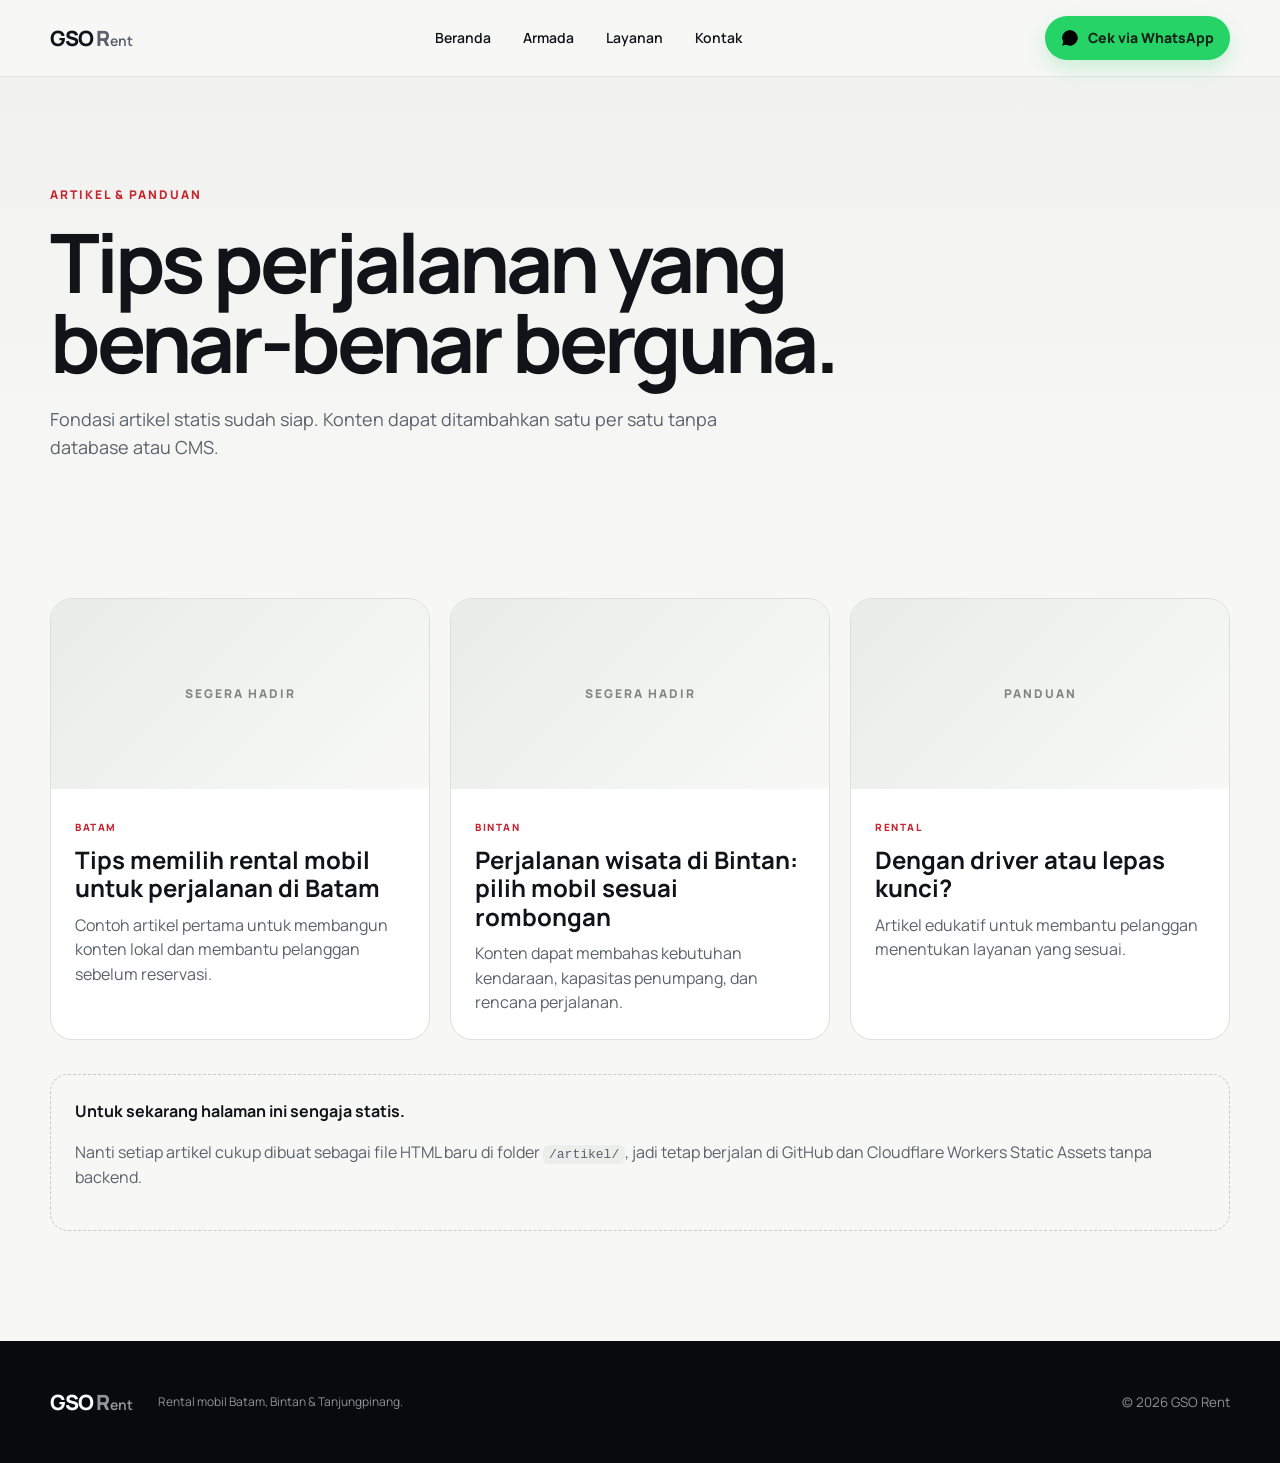
<file: artikel/index.html>
<!doctype html>
<html lang="id">
<head>
  <meta charset="utf-8"><meta name="viewport" content="width=device-width,initial-scale=1"><meta name="description" content="Artikel dan panduan perjalanan dari GSO Rent seputar rental mobil, perjalanan di Batam, Bintan dan Tanjungpinang."><meta name="robots" content="noindex,follow"><meta name="theme-color" content="#111318"><link rel="canonical" href="https://gsorental.com/artikel/"><title>Artikel | GSO Rent</title>
  <link rel="icon" href="/favicon.ico" sizes="any"><link rel="icon" href="/favicon.svg" type="image/svg+xml"><script>document.documentElement.classList.add('js');</script><link rel="preconnect" href="https://fonts.googleapis.com"><link rel="preconnect" href="https://fonts.gstatic.com" crossorigin><link href="https://fonts.googleapis.com/css2?family=Manrope:wght@400;500;600;700;800&display=swap" rel="stylesheet"><link rel="stylesheet" href="/style.css">
<link rel="stylesheet" href="/rental.css">
</head>
<body>
<header class="nav-wrap"><nav class="nav container" aria-label="Navigasi utama"><a class="brand" href="/" aria-label="GSO Rent beranda">GSO <b>R</b><span>ent</span></a><div class="nav-links" id="primary-nav"><a href="/">Beranda</a><a href="/armada/">Armada</a><a href="/layanan/">Layanan</a><a href="/#kontak">Kontak</a></div><div class="nav-actions"><button class="nav-toggle" type="button" aria-expanded="false" aria-controls="primary-nav" aria-label="Buka menu"><span></span><span></span><span></span></button><a class="btn btn-small nav-cta" href="https://wa.me/6281170070067?text=Halo%20GSO%20Rent%2C%20saya%20ingin%20cek%20ketersediaan.%0AUnit%3A%20mohon%20rekomendasi%0ALayanan%3A%20driver%20%2F%20lepas%20kunci%0ATanggal%20%26%20durasi%3A%20%E2%80%A6%0ALokasi%20jemput%3A%20%E2%80%A6%0AJumlah%20orang%20%26%20koper%3A%20%E2%80%A6%0AMohon%20penawaran%20tanpa%20BBM." target="_blank" rel="noopener"><img src="/assets/whatsapp.svg" width="18" height="18" alt="" aria-hidden="true"> Cek via WhatsApp</a></div></nav></header>
<a class="skip-link" href="#main-content">Lewati ke konten</a>
<main id="main-content">
  <section class="page-hero article-hero"><div class="container page-hero-copy"><span class="eyebrow">ARTIKEL & PANDUAN</span><h1>Tips perjalanan yang benar-benar berguna.</h1><p>Fondasi artikel statis sudah siap. Konten dapat ditambahkan satu per satu tanpa database atau CMS.</p></div></section>
  <section class="article-section container"><div class="article-grid"><article class="article-card reveal"><div class="article-placeholder">SEGERA HADIR</div><div class="article-body"><span>BATAM</span><h2>Tips memilih rental mobil untuk perjalanan di Batam</h2><p>Contoh artikel pertama untuk membangun konten lokal dan membantu pelanggan sebelum reservasi.</p></div></article><article class="article-card reveal"><div class="article-placeholder">SEGERA HADIR</div><div class="article-body"><span>BINTAN</span><h2>Perjalanan wisata di Bintan: pilih mobil sesuai rombongan</h2><p>Konten dapat membahas kebutuhan kendaraan, kapasitas penumpang, dan rencana perjalanan.</p></div></article><article class="article-card reveal"><div class="article-placeholder">PANDUAN</div><div class="article-body"><span>RENTAL</span><h2>Dengan driver atau lepas kunci?</h2><p>Artikel edukatif untuk membantu pelanggan menentukan layanan yang sesuai.</p></div></article></div><div class="article-note reveal"><strong>Untuk sekarang halaman ini sengaja statis.</strong><p>Nanti setiap artikel cukup dibuat sebagai file HTML baru di folder <code>/artikel/</code>, jadi tetap berjalan di GitHub dan Cloudflare Workers Static Assets tanpa backend.</p></div></section>
</main>
<footer><div class="container"><a class="brand inverse" href="/">GSO <b>R</b><span>ent</span></a><p>Rental mobil Batam, Bintan & Tanjungpinang.</p><small>© <span id="year"></span> GSO Rent</small></div></footer><script src="/script.js"></script>
<script src="/enquiry.js"></script>
</body></html>
</file>
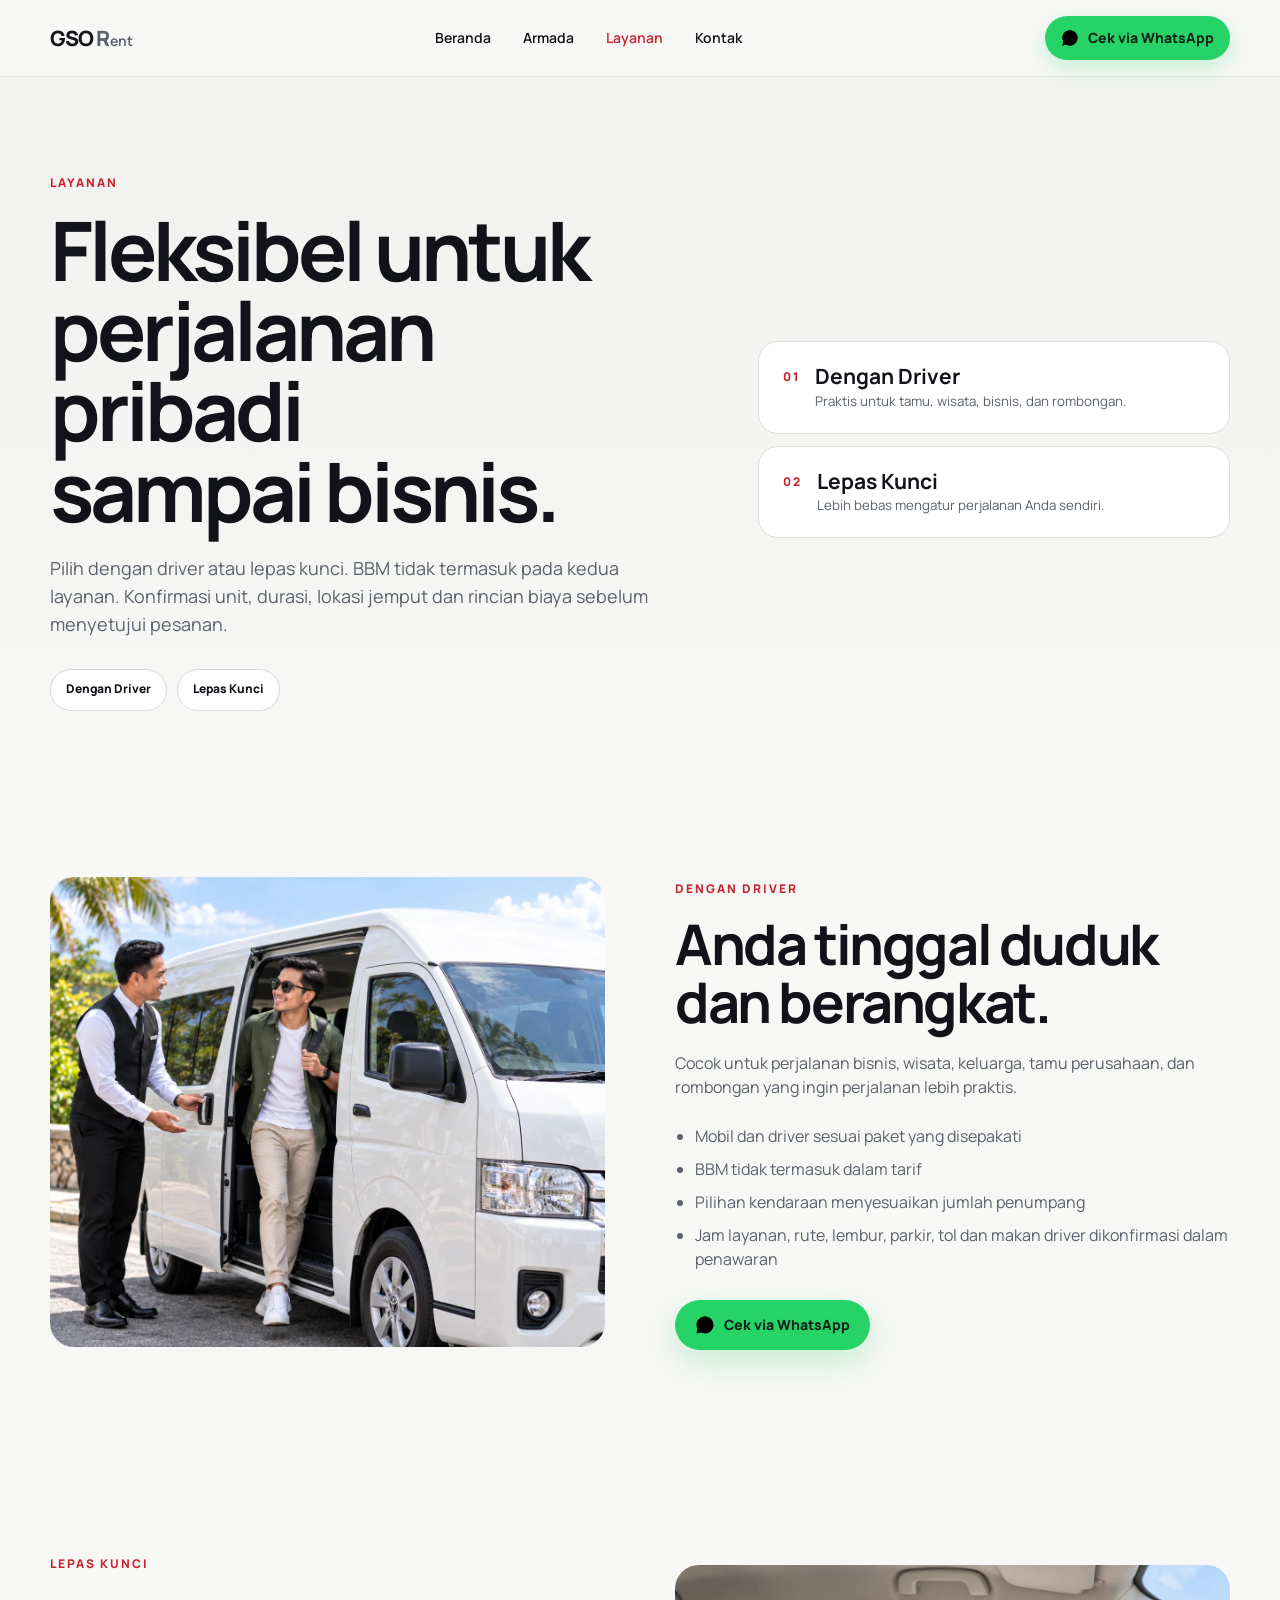
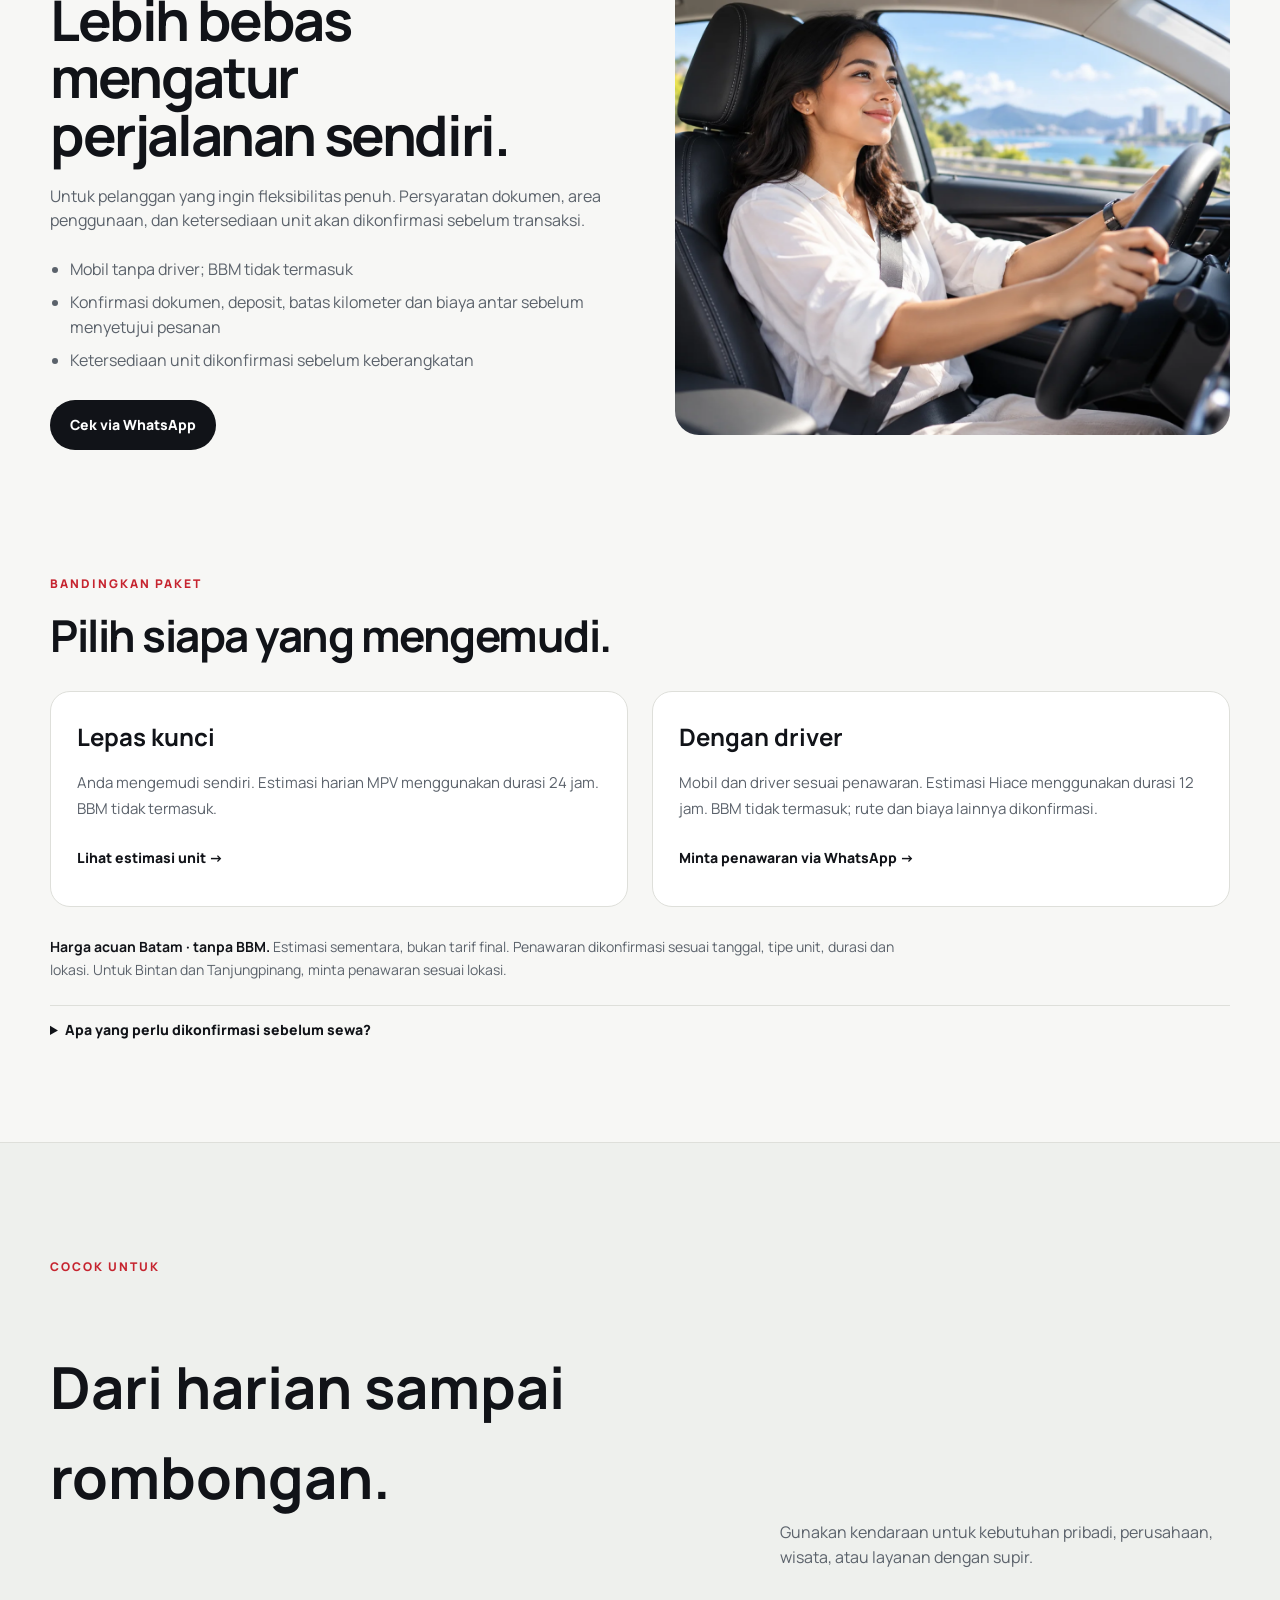
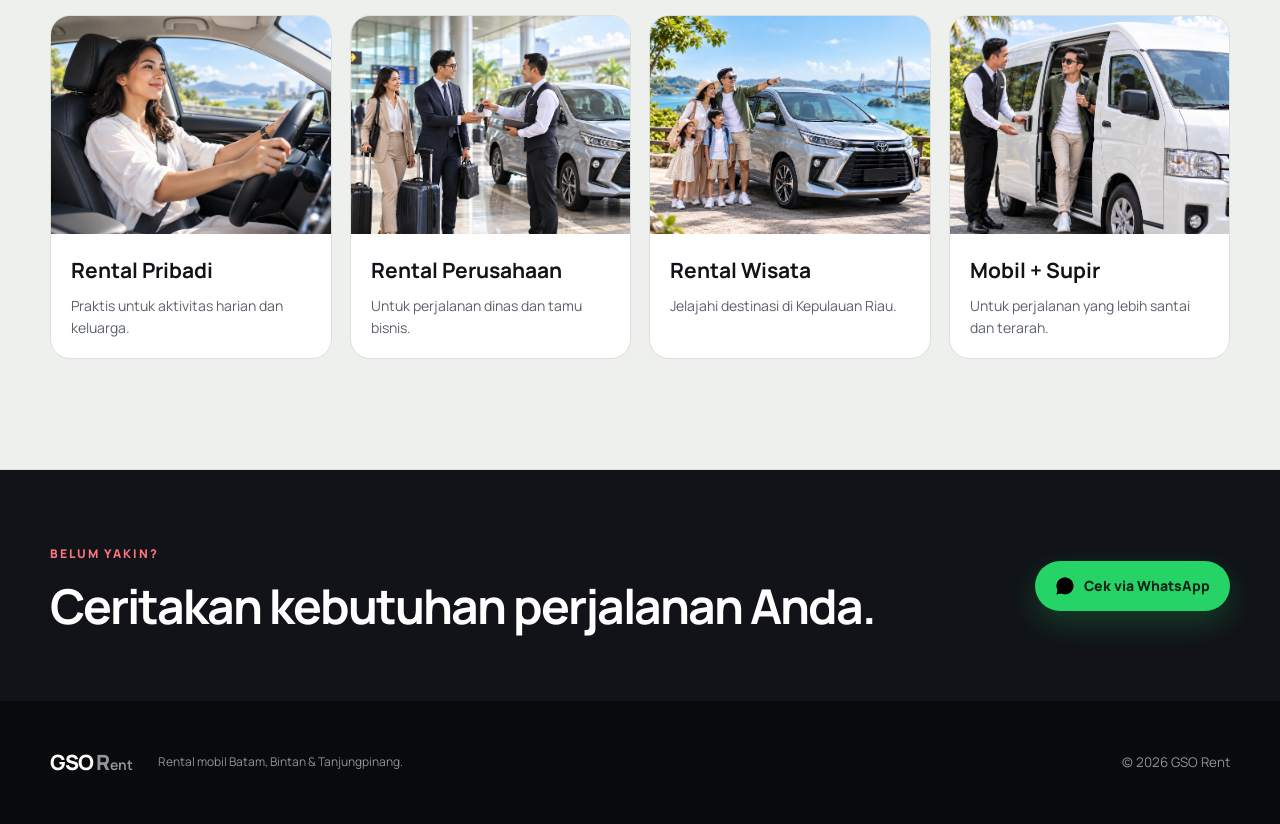
<file: layanan/index.html>
<!doctype html>
<html lang="id">
<head>
  <meta charset="utf-8">
  <meta name="viewport" content="width=device-width,initial-scale=1">
  <meta name="description" content="Layanan GSO Rent: rental dengan driver dan lepas kunci untuk kebutuhan pribadi, perusahaan dan wisata di Batam, Bintan dan Tanjungpinang.">
  <meta name="robots" content="index,follow,max-image-preview:large">
  <meta name="theme-color" content="#111318">
  <link rel="canonical" href="https://gsorental.com/layanan/">
  <meta property="og:locale" content="id_ID">
  <meta property="og:type" content="website">
  <meta property="og:title" content="Layanan Rental Mobil | GSO Rent">
  <meta property="og:description" content="Pilih rental dengan driver atau lepas kunci untuk perjalanan pribadi, wisata, keluarga, dan bisnis.">
  <meta property="og:site_name" content="GSO Rent">
  <meta property="og:url" content="https://gsorental.com/layanan/">
  <meta property="og:image" content="https://gsorental.com/assets/mobil-supir.webp">
  <meta name="twitter:card" content="summary_large_image">
  <title>Layanan Rental Mobil Batam | Driver & Lepas Kunci | GSO Rent</title>
  <link rel="icon" href="/favicon.ico" sizes="any"><link rel="icon" href="/favicon.svg" type="image/svg+xml">
  <script>document.documentElement.classList.add('js');</script>
  <link rel="preconnect" href="https://fonts.googleapis.com"><link rel="preconnect" href="https://fonts.gstatic.com" crossorigin>
  <link href="https://fonts.googleapis.com/css2?family=Manrope:wght@400;500;600;700;800&display=swap" rel="stylesheet"><link rel="stylesheet" href="/style.css">
<link rel="stylesheet" href="/rental.css">
</head>
<body>
<header class="nav-wrap">
  <nav class="nav container" aria-label="Navigasi utama">
    <a class="brand" href="/" aria-label="GSO Rent beranda">GSO <b>R</b><span>ent</span></a>
    <div class="nav-links" id="primary-nav"><a href="/">Beranda</a><a href="/armada/">Armada</a><a href="/layanan/" class="active" aria-current="page">Layanan</a><a href="/#kontak">Kontak</a></div>
    <div class="nav-actions"><button class="nav-toggle" type="button" aria-expanded="false" aria-controls="primary-nav" aria-label="Buka menu"><span></span><span></span><span></span></button><a class="btn btn-small nav-cta" href="https://wa.me/6281170070067?text=Halo%20GSO%20Rent%2C%20saya%20ingin%20cek%20ketersediaan.%0AUnit%3A%20mohon%20rekomendasi%0ALayanan%3A%20driver%20%2F%20lepas%20kunci%0ATanggal%20%26%20durasi%3A%20%E2%80%A6%0ALokasi%20jemput%3A%20%E2%80%A6%0AJumlah%20orang%20%26%20koper%3A%20%E2%80%A6%0AMohon%20penawaran%20tanpa%20BBM." target="_blank" rel="noopener"><img src="/assets/whatsapp.svg" width="18" height="18" alt="" aria-hidden="true"> Cek via WhatsApp</a></div>
  </nav>
</header>
<a class="skip-link" href="#main-content">Lewati ke konten</a>
<main id="main-content">
  <section class="page-hero service-hero">
    <div class="container service-hero-inner">
      <div class="page-hero-copy"><span class="eyebrow">LAYANAN</span><h1>Fleksibel untuk perjalanan pribadi sampai bisnis.</h1><p>Pilih dengan driver atau lepas kunci. BBM tidak termasuk pada kedua layanan. Konfirmasi unit, durasi, lokasi jemput dan rincian biaya sebelum menyetujui pesanan.</p><div class="hero-jump-links"><a href="#driver">Dengan Driver</a><a href="#lepas-kunci">Lepas Kunci</a></div></div>
      <div class="service-hero-options" aria-label="Dua pilihan layanan">
        <a href="#driver"><span>01</span><strong>Dengan Driver</strong><small>Praktis untuk tamu, wisata, bisnis, dan rombongan.</small></a>
        <a href="#lepas-kunci"><span>02</span><strong>Lepas Kunci</strong><small>Lebih bebas mengatur perjalanan Anda sendiri.</small></a>
      </div>
    </div>
  </section>

  <section class="service-detail container" id="driver">
    <div class="service-detail-media reveal"><img src="/assets/mobil-supir.webp" alt="Rental mobil dengan driver GSO Rent" decoding="async"></div>
    <div class="service-detail-copy reveal"><span class="eyebrow">DENGAN DRIVER</span><h2>Anda tinggal duduk dan berangkat.</h2><p>Cocok untuk perjalanan bisnis, wisata, keluarga, tamu perusahaan, dan rombongan yang ingin perjalanan lebih praktis.</p><ul><li>Mobil dan driver sesuai paket yang disepakati</li><li>BBM tidak termasuk dalam tarif</li><li>Pilihan kendaraan menyesuaikan jumlah penumpang</li><li>Jam layanan, rute, lembur, parkir, tol dan makan driver dikonfirmasi dalam penawaran</li></ul><a class="btn btn-primary" href="https://wa.me/6281170070067?text=Halo%20GSO%20Rent%2C%20saya%20ingin%20cek%20ketersediaan.%0AUnit%3A%20mohon%20rekomendasi%0ALayanan%3A%20Dengan%20driver%0ATanggal%20%26%20durasi%3A%20%E2%80%A6%0ALokasi%20jemput%3A%20%E2%80%A6%0AJumlah%20orang%20%26%20koper%3A%20%E2%80%A6%0AMohon%20penawaran%20tanpa%20BBM." target="_blank" rel="noopener"><img src="/assets/whatsapp.svg" width="20" height="20" alt="" aria-hidden="true"> Cek via WhatsApp</a></div>
  </section>

  <section class="service-detail reverse container" id="lepas-kunci">
    <div class="service-detail-media reveal"><img src="/assets/rental-pribadi.webp" alt="Rental mobil lepas kunci GSO Rent" loading="lazy" decoding="async"></div>
    <div class="service-detail-copy reveal"><span class="eyebrow">LEPAS KUNCI</span><h2>Lebih bebas mengatur perjalanan sendiri.</h2><p>Untuk pelanggan yang ingin fleksibilitas penuh. Persyaratan dokumen, area penggunaan, dan ketersediaan unit akan dikonfirmasi sebelum transaksi.</p><ul><li>Mobil tanpa driver; BBM tidak termasuk</li><li>Konfirmasi dokumen, deposit, batas kilometer dan biaya antar sebelum menyetujui pesanan</li><li>Ketersediaan unit dikonfirmasi sebelum keberangkatan</li></ul><a class="btn btn-dark" href="https://wa.me/6281170070067?text=Halo%20GSO%20Rent%2C%20saya%20ingin%20cek%20ketersediaan.%0AUnit%3A%20mohon%20rekomendasi%0ALayanan%3A%20Lepas%20kunci%0ATanggal%20%26%20durasi%3A%20%E2%80%A6%0ALokasi%20jemput%3A%20%E2%80%A6%0AJumlah%20orang%20%26%20koper%3A%20%E2%80%A6%0AMohon%20penawaran%20tanpa%20BBM." target="_blank" rel="noopener">Cek via WhatsApp</a></div>
  </section>

<section class="rental-comparison container" aria-labelledby="package-title"><span class="eyebrow">BANDINGKAN PAKET</span><h2 id="package-title">Pilih siapa yang mengemudi.</h2><div class="package-grid"><article><h3>Lepas kunci</h3><p>Anda mengemudi sendiri. Estimasi harian MPV menggunakan durasi 24 jam. BBM tidak termasuk.</p><a class="text-link" href="/armada/#semua-armada">Lihat estimasi unit →</a></article><article><h3>Dengan driver</h3><p>Mobil dan driver sesuai penawaran. Estimasi Hiace menggunakan durasi 12 jam. BBM tidak termasuk; rute dan biaya lainnya dikonfirmasi.</p><a class="text-link" href="https://wa.me/6281170070067?text=Halo%20GSO%20Rent%2C%20saya%20ingin%20cek%20ketersediaan.%0AUnit%3A%20mohon%20rekomendasi%0ALayanan%3A%20Dengan%20driver%0ATanggal%20%26%20durasi%3A%20%E2%80%A6%0ALokasi%20jemput%3A%20%E2%80%A6%0AJumlah%20orang%20%26%20koper%3A%20%E2%80%A6%0AMohon%20penawaran%20tanpa%20BBM." target="_blank" rel="noopener">Minta penawaran via WhatsApp →</a></article></div><p class="pricing-notice"><strong>Harga acuan Batam · tanpa BBM.</strong> Estimasi sementara, bukan tarif final. Penawaran dikonfirmasi sesuai tanggal, tipe unit, durasi dan lokasi. Untuk Bintan dan Tanjungpinang, minta penawaran sesuai lokasi.</p><details class="rental-details"><summary>Apa yang perlu dikonfirmasi sebelum sewa?</summary><div><p>Tanggal, durasi, tipe unit, jumlah orang dan koper, lokasi jemput serta tujuan. Pastikan juga harga final, BBM, parkir, tol, makan driver, biaya antar, lembur, deposit, pembatalan dan tanggung jawab kerusakan tertulis dalam penawaran.</p><p>Harga acuan untuk Batam. Ketersediaan di Bintan dan Tanjungpinang mengikuti lokasi serta jadwal; perpindahan antarpulau tidak otomatis termasuk.</p></div></details></section>
  <section class="usecase-section"><div class="container"><div class="section-head reveal"><div><span class="eyebrow">COCOK UNTUK</span><h2>Dari harian sampai rombongan.</h2></div><p>Gunakan kendaraan untuk kebutuhan pribadi, perusahaan, wisata, atau layanan dengan supir.</p></div><div class="usecase-grid"><article class="usecase-card reveal"><img src="/assets/rental-pribadi.webp" alt="Rental pribadi" loading="lazy" decoding="async"><div><h3>Rental Pribadi</h3><p>Praktis untuk aktivitas harian dan keluarga.</p></div></article><article class="usecase-card reveal"><img src="/assets/rental-perusahaan.webp" alt="Rental perusahaan" loading="lazy" decoding="async"><div><h3>Rental Perusahaan</h3><p>Untuk perjalanan dinas dan tamu bisnis.</p></div></article><article class="usecase-card reveal"><img src="/assets/rental-wisata.webp" alt="Rental wisata" loading="lazy" decoding="async"><div><h3>Rental Wisata</h3><p>Jelajahi destinasi di Kepulauan Riau.</p></div></article><article class="usecase-card reveal"><img src="/assets/mobil-supir.webp" alt="Mobil dengan supir" loading="lazy" decoding="async"><div><h3>Mobil + Supir</h3><p>Untuk perjalanan yang lebih santai dan terarah.</p></div></article></div></div></section>

  <section class="cta-band"><div class="container reveal"><div><span class="eyebrow">BELUM YAKIN?</span><h2>Ceritakan kebutuhan perjalanan Anda.</h2></div><a class="btn btn-primary" href="https://wa.me/6281170070067?text=Halo%20GSO%20Rent%2C%20saya%20ingin%20cek%20ketersediaan.%0AUnit%3A%20mohon%20rekomendasi%0ALayanan%3A%20driver%20%2F%20lepas%20kunci%0ATanggal%20%26%20durasi%3A%20%E2%80%A6%0ALokasi%20jemput%3A%20%E2%80%A6%0AJumlah%20orang%20%26%20koper%3A%20%E2%80%A6%0AMohon%20penawaran%20tanpa%20BBM." target="_blank" rel="noopener"><img src="/assets/whatsapp.svg" width="20" height="20" alt="" aria-hidden="true"> Cek via WhatsApp</a></div></section>
</main>
<footer><div class="container"><a class="brand inverse" href="/">GSO <b>R</b><span>ent</span></a><p>Rental mobil Batam, Bintan & Tanjungpinang.</p><small>© <span id="year"></span> GSO Rent</small></div></footer>
<script src="/script.js"></script>
<script src="/enquiry.js"></script>
</body></html>
</file>
<file: style.css>
:root{
  --ink:#111318;
  --muted:#6b7078;
  --paper:#f7f7f5;
  --line:#dedfda;
  --accent:#c6242f;
  --dark:#111318;
  --white:#fff;
  --wa:#25d366;
  --radius:22px;
}
*{box-sizing:border-box}
html{scroll-behavior:smooth}
body{margin:0;font-family:Manrope,system-ui,-apple-system,BlinkMacSystemFont,"Segoe UI",sans-serif;color:var(--ink);background:var(--paper);line-height:1.55;overflow-x:hidden}
img{max-width:100%}
button,a{touch-action:manipulation}
a:focus-visible,button:focus-visible{outline:3px solid rgba(11,139,194,.38);outline-offset:3px}
.container{width:min(1180px,calc(100% - 40px));margin:auto}

/* Navigation */
.nav-wrap{position:sticky;top:0;z-index:30;background:rgba(247,247,245,.90);backdrop-filter:blur(18px);-webkit-backdrop-filter:blur(18px);border-bottom:1px solid rgba(17,19,24,.07)}
.nav{position:relative;height:76px;display:flex;align-items:center;justify-content:space-between;gap:18px}
.brand{font-size:21px;font-weight:800;letter-spacing:-1px;text-decoration:none;color:var(--ink);flex-shrink:0;white-space:nowrap}
.brand b{font:inherit;color:var(--muted)}
.brand span{font-size:.66em;font-weight:650;letter-spacing:-.15px;margin-left:1px;color:var(--muted)}
.nav-links{display:flex;align-items:center;gap:32px}
.nav-links a{color:var(--ink);text-decoration:none;font-weight:600;font-size:14px;min-height:40px;display:inline-flex;align-items:center}
.nav-links a:hover,.nav-links a.active{color:var(--accent)}
.nav-actions{display:flex;align-items:center;gap:10px;flex-shrink:0}
.nav-toggle{display:none;width:44px;height:44px;border:1px solid var(--line);border-radius:999px;background:#fff;padding:0;align-items:center;justify-content:center;flex-direction:column;gap:4px;cursor:pointer}
.nav-toggle span{display:block;width:17px;height:2px;border-radius:2px;background:var(--ink);transition:transform .2s ease,opacity .2s ease}
.nav-toggle[aria-expanded="true"] span:nth-child(1){transform:translateY(6px) rotate(45deg)}
.nav-toggle[aria-expanded="true"] span:nth-child(2){opacity:0}
.nav-toggle[aria-expanded="true"] span:nth-child(3){transform:translateY(-6px) rotate(-45deg)}

/* Buttons */
.btn{display:inline-flex;align-items:center;justify-content:center;gap:9px;padding:14px 20px;border-radius:999px;background:var(--ink);color:#fff;text-decoration:none;font-size:14px;font-weight:800;transition:transform .22s ease,background .22s ease,border-color .22s ease,box-shadow .22s ease}
.btn img{width:20px;height:20px;display:block}
.btn-small{padding:11px 16px}
.btn-dark{background:var(--ink)}
.btn-primary{background:var(--wa);box-shadow:0 12px 30px rgba(37,211,102,.22);color:#fff}
.btn-ghost{background:rgba(255,255,255,.08);border:1px solid rgba(255,255,255,.42);backdrop-filter:blur(10px);-webkit-backdrop-filter:blur(10px)}
.nav-cta{background:var(--wa);color:#fff;box-shadow:0 8px 20px rgba(37,211,102,.22)}
.nav-cta img{width:18px;height:18px}
@media(hover:hover){
  .btn:hover{transform:translateY(-2px);background:var(--accent)}
  .btn-primary:hover,.nav-cta:hover{background:#20be5b;box-shadow:0 12px 28px rgba(37,211,102,.28)}
  .btn-ghost:hover{background:rgba(255,255,255,.16);border-color:#fff}
}

/* Home hero */
.hero-photo{position:relative;min-height:690px;background-image:url('assets/hero-handover.webp');background-size:cover;background-position:center 46%;isolation:isolate;overflow:hidden}
.hero-overlay{position:absolute;inset:0;z-index:-1;background:linear-gradient(90deg,rgba(7,9,12,.88) 0%,rgba(7,9,12,.74) 34%,rgba(7,9,12,.34) 58%,rgba(7,9,12,.08) 84%),linear-gradient(0deg,rgba(7,9,12,.24),transparent 45%)}
.hero{min-height:690px;display:flex;align-items:center;padding-top:70px;padding-bottom:80px}
.hero-copy{max-width:640px;color:#fff}
.eyebrow{display:inline-block;font-size:12px;font-weight:800;letter-spacing:2px;color:var(--accent);margin-bottom:17px}
.hero-eyebrow{color:#ff757d}
.hero h1,.section h2,.service-section h2,.contact h2{font-size:clamp(42px,6vw,76px);line-height:.98;letter-spacing:-3.5px;margin:0;text-wrap:balance}
.hero h1 em{font-style:normal;color:#fff}
.hero-copy>p{max-width:590px;font-size:18px;color:rgba(255,255,255,.78);margin:24px 0 30px}
.hero-actions{display:flex;gap:12px;align-items:center;flex-wrap:wrap}
.hero-meta{display:flex;gap:10px;flex-wrap:wrap;margin-top:34px;color:rgba(255,255,255,.88);font-size:12px;font-weight:700}
.hero-meta span{border:1px solid rgba(255,255,255,.22);background:rgba(7,9,12,.25);backdrop-filter:blur(8px);-webkit-backdrop-filter:blur(8px);padding:8px 11px;border-radius:999px}

/* Shared sections */
.section{padding:110px 0}
.section-head{display:flex;justify-content:space-between;align-items:end;gap:50px;margin-bottom:45px}
.section-head h2,.service-section h2,.contact h2{font-size:clamp(36px,5vw,58px)}
.section-head>p{max-width:450px;color:var(--muted);margin:0}
.center-actions{text-align:center;margin-top:34px}
.text-link{font-weight:800;color:var(--ink);text-decoration:none}
.text-link:hover{color:var(--accent)}

/* Fleet cards */
.fleet-grid{display:grid;grid-template-columns:1fr 1fr;gap:20px}
.car-card{background:#fff;border:1px solid var(--line);border-radius:var(--radius);overflow:hidden;transition:transform .3s ease,box-shadow .3s ease}
.car-img{height:315px;display:flex;align-items:center;justify-content:center;background:linear-gradient(145deg,#f1f1ee,#fff);overflow:hidden}
.car-img.dark{background:linear-gradient(145deg,#e9e9e5,#fafafa)}
.car-img img{width:94%;height:94%;object-fit:contain;transition:transform .4s ease}
.car-info{display:flex;justify-content:space-between;align-items:end;padding:24px;gap:24px}
.car-info span,.catalog-card span{font-size:10px;font-weight:800;letter-spacing:1.5px;color:var(--accent)}
.car-info h3{font-size:23px;line-height:1.15;margin:5px 0 4px}
.car-info p{margin:0;color:var(--muted);font-size:14px}
.mini-cta,.price-note a,.service-card a{font-size:12px;font-weight:800;color:var(--ink);text-decoration:none}
.mini-cta{display:inline-flex;align-items:center;justify-content:center;white-space:nowrap;padding:12px 16px;border-radius:999px;border:1px solid var(--line);background:#fff;transition:.2s;min-height:42px}
.price-note{text-align:center;color:var(--muted);font-size:13px;margin-top:30px}
@media(hover:hover){
  .car-card:hover{transform:translateY(-5px);box-shadow:0 24px 60px rgba(0,0,0,.08)}
  .car-card:hover img{transform:scale(1.04)}
  .mini-cta:hover{color:#fff;background:var(--ink);border-color:var(--ink)}
}

/* Service overview */
.service-section{background:var(--dark);color:#fff;padding:110px 0}
.section-head.light p{color:#aeb1b7}
.service-grid{display:grid;grid-template-columns:1fr 1fr;gap:20px}
.service-card{position:relative;border:1px solid #30333a;border-radius:var(--radius);padding:38px;min-height:330px;background:linear-gradient(145deg,#181b20,#111318)}
.service-card .num{color:#ff757d;font-size:12px;font-weight:800;letter-spacing:2px}
.service-card h3{font-size:31px;margin:55px 0 10px}
.service-card p{color:#aeb1b7;max-width:480px}
.service-card a{color:#fff;position:absolute;bottom:38px;min-height:30px;display:inline-flex;align-items:center}
.service-card a:hover{color:#7affaa}

/* Use cases */
.usecase-section{padding:110px 0;background:#eef0ed;border-top:1px solid var(--line);border-bottom:1px solid var(--line)}
.usecase-grid{display:grid;grid-template-columns:repeat(4,1fr);gap:18px}
.usecase-card{background:#fff;border:1px solid var(--line);border-radius:20px;overflow:hidden;min-width:0;transition:transform .25s ease,box-shadow .25s ease}
.usecase-card img{display:block;width:100%;aspect-ratio:1.28/1;object-fit:cover}
.usecase-card>div{padding:20px}
.usecase-card h3{margin:0 0 8px;font-size:21px}
.usecase-card p{margin:0;color:var(--muted);font-size:14px}
@media(hover:hover){.usecase-card:hover{transform:translateY(-4px);box-shadow:0 20px 45px rgba(0,0,0,.07)}}

/* Map and contact */
.map-section{display:grid;grid-template-columns:.8fr 1.2fr;gap:70px;align-items:center;padding:110px 0}
.map-copy h2{font-size:clamp(36px,5vw,58px);line-height:1;letter-spacing:-2.6px;margin:0 0 20px;text-wrap:balance}
.map-copy p{color:var(--muted);max-width:430px}
.map-placeholder{position:relative;min-height:360px;border:1px solid var(--line);border-radius:24px;overflow:hidden;display:flex;flex-direction:column;align-items:center;justify-content:center;background:#eef1ef;color:var(--ink)}
.map-grid{position:absolute;inset:-10%;opacity:.45;background-image:linear-gradient(#cfd7d3 1px,transparent 1px),linear-gradient(90deg,#cfd7d3 1px,transparent 1px);background-size:42px 42px;transform:rotate(-7deg) scale(1.1)}
.map-placeholder>*:not(.map-grid){position:relative;z-index:1}
.map-pin{width:48px;height:48px;border-radius:50%;display:grid;place-items:center;background:var(--accent);color:#fff;font-size:24px;box-shadow:0 12px 28px rgba(198,36,47,.2);margin-bottom:12px}
.map-placeholder span{font-size:12px;color:var(--muted);margin-top:4px}
.map-placeholder address{position:relative;z-index:1;margin-top:8px;text-align:center;font-style:normal;font-size:13px;line-height:1.65;color:var(--muted);padding:0 24px}
.contact{display:grid;grid-template-columns:.85fr 1.15fr;gap:80px;align-items:center;padding:120px 0}
.contact-copy p{color:var(--muted);max-width:500px}
.contact-panel{border-top:1px solid var(--line)}
.contact-row{display:flex;justify-content:space-between;align-items:center;padding:24px 4px;border-bottom:1px solid var(--line);text-decoration:none;color:var(--ink)}
.contact-row small,.contact-row em,.social-block>small{display:block;color:var(--muted);font-size:10px;letter-spacing:1px;font-style:normal}
.contact-row strong{display:block;font-size:20px;margin:3px 0}
.contact-row b{font-size:22px;color:var(--accent)}
.contact-row.muted{opacity:.72}
.contact-wa{width:30px;height:30px}

/* Shared page heroes */
.page-hero{padding:104px 0 76px;background:linear-gradient(180deg,#f1f2ef,#f7f7f5)}
.page-hero-inner{display:grid;grid-template-columns:minmax(0,1.15fr) minmax(340px,.85fr);gap:70px;align-items:center}
.page-hero-copy h1,.page-hero h1{font-size:clamp(46px,7vw,82px);line-height:.98;letter-spacing:-4px;max-width:980px;margin:0;text-wrap:balance}
.page-hero-copy p,.page-hero>div>p{font-size:18px;color:var(--muted);max-width:700px;margin:24px 0 0}
.hero-jump-links{display:flex;flex-wrap:wrap;gap:10px;margin-top:30px}
.hero-jump-links a{display:inline-flex;align-items:center;min-height:42px;padding:10px 15px;border:1px solid #d7d9d6;border-radius:999px;background:#fff;color:var(--ink);text-decoration:none;font-size:12px;font-weight:800;transition:.2s}
.hero-jump-links a:hover{border-color:#aeb3b0;transform:translateY(-1px)}

/* Armada hero */
.catalog-hero{overflow:hidden;padding-top:92px;padding-bottom:64px}
.catalog-hero-visual{position:relative;min-height:360px;display:flex;align-items:center;justify-content:center}
.catalog-hero-glow{position:absolute;width:430px;height:430px;border-radius:50%;background:radial-gradient(circle,rgba(11,139,194,.17) 0%,rgba(11,139,194,.06) 42%,transparent 70%);filter:blur(4px)}
.catalog-hero-visual>img{position:relative;width:min(100%,560px);height:auto;object-fit:contain;filter:drop-shadow(0 26px 32px rgba(20,31,38,.16));transform:translateY(12px)}
.catalog-fact{position:absolute;z-index:2;display:flex;align-items:center;gap:9px;background:rgba(255,255,255,.92);border:1px solid rgba(17,19,24,.08);box-shadow:0 12px 30px rgba(20,31,38,.08);backdrop-filter:blur(10px);-webkit-backdrop-filter:blur(10px);border-radius:16px;padding:11px 14px}
.catalog-fact strong{font-size:22px;line-height:1;color:#0b8bc2}
.catalog-fact span{font-size:11px;font-weight:800;color:var(--muted);line-height:1.15}
.fact-one{left:0;bottom:46px}.fact-two{right:4px;top:42px}

/* Armada catalog */
.catalog-section{padding:70px 0 110px;scroll-margin-top:90px}
.catalog-section-head,.catalog-grid-head{display:flex;justify-content:space-between;align-items:end;gap:50px;margin-bottom:32px}
.catalog-section-head h2,.catalog-grid-head h2{font-size:clamp(34px,4.5vw,52px);line-height:1;letter-spacing:-2.2px;margin:0;text-wrap:balance}
.catalog-section-head>p,.catalog-grid-head>p{max-width:460px;color:var(--muted);margin:0}
.catalog-tabs{display:flex;justify-content:flex-start;gap:7px;flex-wrap:wrap;margin-bottom:28px}
.catalog-tab{border:1px solid #d7dde2;background:#fff;color:#0f5fa4;border-radius:999px;padding:12px 18px;min-height:44px;font:inherit;font-size:14px;font-weight:800;cursor:pointer;transition:.2s}
.catalog-tab:hover,.catalog-tab.active{background:#0b8bc2;border-color:#0b8bc2;color:#fff;box-shadow:0 8px 20px rgba(11,139,194,.18)}
.showcase{position:relative;display:grid;grid-template-columns:1fr 1.4fr 1fr;align-items:center;min-height:500px;padding:20px 66px 32px;background:linear-gradient(180deg,#fff,#f7fbfd);border:1px solid #e3e8eb;border-radius:28px;overflow:hidden}
.showcase:after{content:"";position:absolute;left:-5%;right:-5%;bottom:-85px;height:180px;border-radius:50%;background:#dff2fb;z-index:0}
.showcase-main,.showcase-side,.showcase-arrow{position:relative;z-index:1}
.showcase-main{text-align:center}
.showcase-main img{width:100%;height:280px;object-fit:contain}
.showcase-main h2{font-size:36px;line-height:1.08;letter-spacing:-1.6px;margin:8px 0 6px;text-wrap:balance}
.showcase-main p{color:var(--muted);margin:0 0 10px}
.showcase-type{font-size:11px;font-weight:800;letter-spacing:1.6px;color:#0b8bc2}
.showcase-side{text-align:center;opacity:.42;filter:saturate(.55)}
.showcase-side img{width:100%;height:200px;object-fit:contain}
.showcase-side span{font-size:12px;font-weight:700;color:var(--muted)}
.showcase-arrow{position:absolute;top:50%;transform:translateY(-50%);width:52px;height:52px;border-radius:50%;border:1px solid #d9e3e8;background:#fff;color:#0b6da8;font-size:34px;line-height:1;cursor:pointer;box-shadow:0 8px 20px rgba(0,0,0,.04)}
.showcase-arrow.prev{left:20px}.showcase-arrow.next{right:20px}
.catalog-progress{display:flex;align-items:center;justify-content:center;gap:6px;margin:18px 0 70px;color:#75808a;min-height:32px}
.catalog-progress strong{color:#0d5f96}
.catalog-dots{display:flex;align-items:center;gap:2px;margin-left:8px}
.catalog-dot{position:relative;width:32px;height:32px;border:0;background:transparent;padding:0;cursor:pointer;border-radius:50%}
.catalog-dot:before{content:"";position:absolute;left:50%;top:50%;width:8px;height:8px;transform:translate(-50%,-50%);border-radius:99px;background:#c5d5de;transition:width .2s ease,background .2s ease}
.catalog-dot.active:before{width:22px;background:#0b8bc2}
.catalog-grid-head{margin-bottom:28px}
.catalog-grid{display:grid;grid-template-columns:repeat(2,1fr);gap:20px}
.catalog-card{background:#fff;border:1px solid var(--line);border-radius:22px;overflow:hidden;transition:opacity .2s ease,transform .2s ease}
.catalog-card[hidden]{display:none}
.catalog-card-img{height:270px;background:linear-gradient(145deg,#f1f1ee,#fff);display:flex;align-items:center;justify-content:center}
.catalog-card-img img{width:88%;height:88%;object-fit:contain}
.catalog-card>div:last-child{padding:24px}
.catalog-card h3{font-size:24px;margin:6px 0;line-height:1.15}
.catalog-card p{color:var(--muted);margin:0 0 18px}
.catalog-empty{text-align:center;color:var(--muted);padding:35px 0}

/* Layanan page hero and detail */
.service-hero{padding-top:92px;padding-bottom:64px}
.service-hero-inner{display:grid;grid-template-columns:minmax(0,1.15fr) minmax(320px,.85fr);gap:70px;align-items:center}
.service-hero-options{display:grid;gap:12px}
.service-hero-options a{display:grid;grid-template-columns:auto 1fr;column-gap:16px;row-gap:3px;padding:22px 24px;border:1px solid var(--line);border-radius:20px;background:#fff;color:var(--ink);text-decoration:none;transition:transform .2s ease,box-shadow .2s ease,border-color .2s ease}
.service-hero-options span{grid-row:1/3;font-size:12px;letter-spacing:1.5px;font-weight:800;color:var(--accent);padding-top:4px}
.service-hero-options strong{font-size:21px;line-height:1.15}
.service-hero-options small{color:var(--muted);line-height:1.45}
@media(hover:hover){.service-hero-options a:hover{transform:translateY(-3px);box-shadow:0 18px 36px rgba(0,0,0,.06);border-color:#c6c9c5}}
.service-detail{display:grid;grid-template-columns:1fr 1fr;gap:70px;align-items:center;padding:100px 0;scroll-margin-top:90px}
.service-detail.reverse{direction:rtl}
.service-detail.reverse>*{direction:ltr}
.service-detail-media img{display:block;width:100%;aspect-ratio:1.18/1;object-fit:cover;border-radius:24px}
.service-detail-copy h2{font-size:clamp(34px,4.5vw,56px);line-height:1.03;letter-spacing:-2.4px;margin:0 0 20px;text-wrap:balance}
.service-detail-copy p,.service-detail-copy li{color:var(--muted)}
.service-detail-copy ul{padding-left:20px;margin:24px 0 28px}
.service-detail-copy li{margin:8px 0}

/* Article */
.article-hero{padding-bottom:66px}
.article-section{padding:70px 0 110px}
.article-grid{display:grid;grid-template-columns:repeat(3,1fr);gap:20px}
.article-card{background:#fff;border:1px solid var(--line);border-radius:22px;overflow:hidden}
.article-placeholder{min-height:190px;display:grid;place-items:center;background:linear-gradient(135deg,#e9ece9,#f8f9f7);color:#7e8582;font-size:12px;font-weight:800;letter-spacing:2px}
.article-body{padding:24px}
.article-body>span{font-size:10px;letter-spacing:1.6px;color:var(--accent);font-weight:800}
.article-body h2{font-size:24px;line-height:1.18;margin:8px 0 10px}
.article-body p{color:var(--muted);margin:0}
.article-note{margin-top:34px;padding:24px;border:1px dashed #c7cbc8;border-radius:18px;color:var(--muted)}
.article-note strong{color:var(--ink)}
.article-note code{background:#eceeeb;padding:2px 6px;border-radius:6px}

/* CTA and footer */
.cta-band{padding:70px 0;background:#111318;color:#fff}
.cta-band .container{display:flex;align-items:center;justify-content:space-between;gap:32px}
.cta-band h2{font-size:clamp(30px,4vw,48px);line-height:1.05;letter-spacing:-2px;margin:0;text-wrap:balance}
.cta-band .eyebrow{color:#ff757d}
footer{background:#090a0c;color:#fff;padding:40px 0}
footer .container{display:flex;align-items:center;gap:25px}
footer p{color:#8f939a;font-size:12px;flex:1}
.brand.inverse{color:#fff}.brand.inverse b,.brand.inverse span{color:#92969c}
footer small{color:#8f939a}

/* Progressive enhancement: content stays visible if JS is blocked or fails. */
.reveal{opacity:1;transform:none}
.js .reveal{opacity:1;transform:translateY(16px);transition:transform .55s ease}
.js .reveal.visible{transform:none}

@media(max-width:1000px){
  .page-hero-inner,.service-hero-inner{grid-template-columns:1fr .75fr;gap:38px}
  .catalog-fact{display:none}
}

@media(max-width:900px){
  .nav{height:72px}
  .nav-toggle{display:flex}
  .nav-links{position:absolute;left:0;right:0;top:calc(100% + 8px);display:flex;flex-direction:column;align-items:stretch;gap:2px;padding:10px;background:rgba(255,255,255,.97);border:1px solid var(--line);border-radius:18px;box-shadow:0 18px 50px rgba(17,19,24,.12);opacity:0;visibility:hidden;transform:translateY(-8px);transition:opacity .18s ease,transform .18s ease,visibility .18s ease}
  .nav-links.open{opacity:1;visibility:visible;transform:none}
  .nav-links a{min-height:44px;padding:0 13px;border-radius:11px}
  .nav-links a:hover,.nav-links a.active{background:#f1f2ef}
  .hero-photo,.hero{min-height:650px}
  .hero-photo{background-position:60% center}
  .hero-overlay{background:linear-gradient(90deg,rgba(7,9,12,.92) 0%,rgba(7,9,12,.75) 60%,rgba(7,9,12,.3) 100%),linear-gradient(0deg,rgba(7,9,12,.24),transparent 45%)}
  .hero{padding-top:60px;padding-bottom:70px;align-items:flex-end}
  .hero-copy{max-width:560px}
  .hero h1{letter-spacing:-2.5px}
  .hero-copy>p{font-size:16px;max-width:500px}
  .section,.service-section{padding:82px 0}
  .section-head{display:block}
  .section-head>p{margin-top:18px}
  .service-grid,.contact{grid-template-columns:1fr}
  .contact{gap:35px;padding:82px 0}
  .usecase-grid{grid-template-columns:repeat(2,1fr)}
  .map-section{grid-template-columns:1fr;gap:32px}
  .page-hero-inner,.service-hero-inner{grid-template-columns:1fr}
  .catalog-hero-visual{min-height:290px;margin-top:-12px}
  .catalog-hero-visual>img{max-width:560px}
  .catalog-section-head,.catalog-grid-head{display:block}
  .catalog-section-head>p,.catalog-grid-head>p{margin-top:14px}
  .showcase{grid-template-columns:.7fr 1.5fr .7fr;min-height:470px;padding-inline:54px}
  .showcase-side img{height:150px}.showcase-main img{height:240px}.showcase-main h2{font-size:30px}
  .service-detail{grid-template-columns:1fr;gap:34px}
  .service-detail.reverse{direction:ltr}
  .article-grid{grid-template-columns:1fr 1fr}
  footer .container{align-items:flex-start;flex-direction:column;gap:5px}
  footer p{margin:3px 0}
}

@media(max-width:720px){
  .page-hero{padding:78px 0 52px}
  .page-hero-copy h1,.page-hero h1{letter-spacing:-2.5px}
  .page-hero-copy p,.page-hero>div>p{font-size:16px}
  .catalog-hero,.service-hero{padding-top:68px}
  .catalog-hero-visual{min-height:235px;margin-top:8px}
  .catalog-hero-glow{width:320px;height:320px}
  .catalog-section{padding-top:52px}
  .fleet-grid{display:flex;gap:16px;overflow-x:auto;scroll-snap-type:x mandatory;overscroll-behavior-inline:contain;padding-bottom:8px;margin-right:-6px}
  .fleet-grid::-webkit-scrollbar{height:7px}.fleet-grid::-webkit-scrollbar-thumb{background:#cbcec9;border-radius:999px}
  .car-card{min-width:86vw;max-width:360px;flex:0 0 86vw;scroll-snap-align:start}
  .car-img{height:210px;padding:8px 10px}.car-img img{width:88%;height:88%}
  .car-info{display:grid;grid-template-columns:1fr;align-items:start;padding:20px;gap:16px}.car-info h3{font-size:25px}.mini-cta{width:100%;padding:13px 16px}
  .usecase-grid{display:flex;overflow-x:auto;scroll-snap-type:x mandatory;overscroll-behavior-inline:contain;padding-bottom:8px}.usecase-card{flex:0 0 82vw;scroll-snap-align:start}
  .catalog-tabs{overflow-x:auto;overscroll-behavior-inline:contain;flex-wrap:nowrap;padding-bottom:5px}.catalog-tab{flex:0 0 auto}
  .showcase{grid-template-columns:1fr;min-height:auto;padding:50px 48px 48px}.showcase-side{display:none}.showcase-main img{height:230px}.showcase-arrow{width:44px;height:44px}.showcase-arrow.prev{left:10px}.showcase-arrow.next{right:10px}
  .catalog-progress{margin-bottom:52px}
  .catalog-grid{grid-template-columns:1fr}.catalog-card-img{height:220px}
  .cta-band .container{display:block}.cta-band .btn{margin-top:24px}
  .article-grid{grid-template-columns:1fr}
}

@media(max-width:520px){
  .container{width:min(100% - 28px,1180px)}
  .nav .brand{font-size:18px}
  .nav-actions{gap:7px}
  .nav-toggle{width:42px;height:42px}
  .nav-cta{font-size:12px;padding:10px 12px;min-height:42px;white-space:nowrap}.nav-cta img{width:17px;height:17px}
  .hero-photo,.hero{min-height:600px}
  .hero-photo{background-position:66% center}
  .hero-overlay{background:linear-gradient(180deg,rgba(7,9,12,.78) 0%,rgba(7,9,12,.65) 38%,rgba(7,9,12,.52) 100%)}
  .hero{padding-top:46px;padding-bottom:46px;align-items:flex-end}
  .hero h1{font-size:clamp(38px,13vw,52px);line-height:1.02;letter-spacing:-2.1px}.hero-copy>p{font-size:14px;max-width:95%}
  .hero-actions{display:flex;flex-wrap:nowrap;gap:8px;align-items:center}.hero-actions .btn{flex:0 0 auto;min-height:42px;padding:10px 13px;font-size:12.5px;line-height:1;gap:7px;white-space:nowrap}.hero-actions .btn img{width:17px;height:17px}
  .hero-meta{gap:7px;margin-top:22px}.hero-meta span{padding:7px 9px;font-size:10px}
  .section-head h2,.service-section h2,.contact h2{font-size:34px}
  .service-section .section-head{margin-bottom:32px}.service-section .service-title{font-size:35px;line-height:1.12;letter-spacing:-1.35px;max-width:320px;text-wrap:balance}.service-section .section-head>p{margin-top:16px;line-height:1.7;max-width:360px}
  .car-card{min-width:84vw;flex-basis:84vw}.car-img{height:190px}
  .service-card{padding:28px;min-height:300px}.service-card h3{font-size:27px;margin-top:44px}.service-card a{bottom:28px}
  .usecase-section{padding:82px 0}.usecase-card{flex-basis:84vw}.usecase-card img{aspect-ratio:1.35/1}
  .map-section{padding:82px 0}.map-placeholder{min-height:300px}
  .contact-row strong{font-size:16px}
  .catalog-hero-visual{min-height:205px}.catalog-hero-visual>img{width:108%;max-width:none}.catalog-hero-glow{width:280px;height:280px}
  .catalog-section{padding-top:44px}.catalog-tabs{justify-content:flex-start}.catalog-tab{padding:10px 14px;font-size:13px}
  .showcase{padding:42px 44px 38px}.showcase-main img{height:190px}.showcase-main h2{font-size:26px}.showcase-main p{font-size:13px}.showcase-arrow{top:42%}
  .catalog-grid-head{margin-top:4px}
  .service-hero-options a{padding:18px}.service-hero-options strong{font-size:19px}
  .service-detail{padding:76px 0}.service-detail-copy h2{font-size:34px}
  .article-section{padding:60px 0 82px}
}

@media(max-width:380px){
  .nav-cta{font-size:11px;padding:9px 10px}.nav-cta img{display:none}
  .hero-actions{gap:6px}.hero-actions .btn{font-size:11.5px;padding:9px 11px}.hero-actions .btn img{width:16px;height:16px}
  .service-section .service-title{font-size:32px;line-height:1.14}
}

@media(prefers-reduced-motion:reduce){
  html{scroll-behavior:auto}
  *,*::before,*::after{transition-duration:.01ms!important;animation-duration:.01ms!important;animation-iteration-count:1!important}
  .js .reveal{opacity:1;transform:none}
}
</file>
<file: rental.css>
/* Rental details and enquiry improvements. Original visual direction retained. */
:root{--muted:#5b626b}
[hidden]{display:none!important}
.btn-primary,.nav-cta{color:#102419}
.btn-primary:hover,.nav-cta:hover{color:#102419}
.btn-primary img,.nav-cta img{filter:brightness(0)}
.btn,.mini-cta,.nav-toggle{min-height:44px}
:where(a,button,summary,input,select):focus-visible{outline:3px solid #075c8a;outline-offset:4px}
.skip-link{position:fixed;top:-100px;left:12px;z-index:100;padding:12px 18px;background:#fff;color:#111318;border:2px solid #111318;border-radius:10px}
.skip-link:focus{top:10px}
.pricing-notice{font-size:14px;color:var(--muted);line-height:1.65;margin:0 0 24px;max-width:850px}
.pricing-notice strong{color:var(--ink)}
.fleet-browse{display:inline-flex;align-items:center;min-height:44px;margin:0 0 16px;font-size:14px}
.car-info{display:flex;flex-direction:column;align-items:stretch;gap:0}
.car-heading{min-width:0}
.car-info h3,.catalog-card h3{margin-bottom:10px}
.car-info .car-purpose,.catalog-card .car-purpose{margin:8px 0 0;line-height:1.6;min-height:44px}
.car-card,.catalog-card{display:flex;flex-direction:column}
.car-info,.catalog-card>div:last-child{flex:1}
.catalog-card>div:last-child{display:flex;flex-direction:column}
.catalog-card .car-heading>p{margin-bottom:0}
.rental-price{border-top:1px solid var(--line);margin:20px 0 0;padding-top:17px}
.rental-price>small,.showcase-price>small{display:block;font-size:11px;font-weight:700;color:var(--muted);letter-spacing:.4px}
.rental-price>strong{display:block;font-size:27px;letter-spacing:-.8px;line-height:1.35;margin:5px 0}
.rental-price>strong>small{font-size:13px;font-weight:500;color:var(--muted);letter-spacing:0}
.rental-price>p,.catalog-card .rental-price>p{margin:4px 0 0;font-size:13px;line-height:1.6}
.rental-price b{font-weight:600;color:var(--ink)}
.rental-details{border-top:1px solid var(--line);margin:18px 0;color:var(--ink)}
.rental-details summary,.enquiry-details summary{cursor:pointer;min-height:48px;padding:13px 0;font-size:14px;font-weight:800}
.rental-details>div{padding:0 0 10px}
.rental-details p,.catalog-card .rental-details p{font-size:13px;margin:0 0 12px;line-height:1.65;color:var(--muted)}
.car-info>.mini-cta,.catalog-card>div>.mini-cta{margin-top:auto;align-self:stretch;font-size:13px}
.showcase-price{margin:15px 0}
.showcase-price>strong{display:block;font-size:22px;margin:5px 0;line-height:1.4}
.showcase-price>p{font-size:13px}
.showcase-arrow:disabled{opacity:.3;cursor:default}
.catalog-grid-head,.booking-steps,#kontak{scroll-margin-top:100px}
.booking-steps{padding:20px 0 60px}
.booking-steps h2,.rental-comparison h2{font-size:clamp(30px,4vw,44px);line-height:1.1;letter-spacing:-1.5px;margin:0 0 32px}
.booking-steps ol{list-style:none;counter-reset:steps;display:grid;grid-template-columns:repeat(3,1fr);padding:0;gap:28px;margin:0}
.booking-steps li{counter-increment:steps;border-top:1px solid var(--line);padding-top:20px}
.booking-steps li:before{content:'0' counter(steps);display:block;font-size:12px;font-weight:800;color:var(--accent);margin-bottom:12px}
.booking-steps strong{font-size:18px}
.booking-steps p{font-size:14px;line-height:1.7;color:var(--muted)}
.office-pin{margin:18px 20px 0;font-size:13px;min-height:44px;display:flex;align-items:center;text-align:center}
.contact-copy{order:1}.contact-panel{order:2}
.enquiry-details{order:3;grid-column:1/-1;border-top:1px solid var(--line);padding-top:12px}
.enquiry-details summary{font-size:17px}
.enquiry-details summary small{font-size:12px;color:var(--muted);font-weight:500;margin-left:6px}
.enquiry-details>p,.form-note{font-size:14px;line-height:1.6;color:var(--muted);max-width:750px}
.enquiry-fields{display:grid;grid-template-columns:1fr 1fr;gap:20px;margin:24px 0}
.enquiry-fields label{display:flex;flex-direction:column;gap:8px;font-size:13px;font-weight:700;min-width:0}
.enquiry-fields input,.enquiry-fields select{font:inherit;font-size:16px;width:100%;min-width:0;min-height:48px;border:1px solid #b6bcb7;border-radius:10px;padding:12px;background:#fff;color:var(--ink)}
.enquiry-fields input::placeholder{color:#626972;opacity:1}
#enquiry-form .btn{border:0;font:inherit;font-size:14px;font-weight:800;cursor:pointer}
.rental-comparison{padding:20px 0 70px}
.package-grid{display:grid;grid-template-columns:1fr 1fr;gap:24px;margin-bottom:28px}
.package-grid article{border:1px solid var(--line);border-radius:20px;background:#fff;padding:26px}
.package-grid h3{margin:0 0 12px;font-size:24px}
.package-grid p{color:var(--muted);font-size:15px;line-height:1.7}
.package-grid a{font-size:14px;display:inline-flex;min-height:44px;align-items:center}
html:not(.js) .catalog-tabs,html:not(.js) .showcase-arrow,html:not(.js) .catalog-progress{display:none}
@media(max-width:900px){
 html:not(.js) .nav{height:auto;flex-wrap:wrap;padding:12px 0}
 html:not(.js) .nav-links{position:static;display:flex;flex-wrap:wrap;order:3;width:100%;padding:8px 0;background:none;border:0;box-shadow:none}
 html:not(.js) .nav-toggle{display:none}
}
@media(max-width:720px){
 .booking-steps ol,.package-grid,.enquiry-fields{grid-template-columns:1fr}
 .booking-steps{padding-bottom:35px}
 .rental-price>strong{font-size:25px}
 .car-info .car-purpose{min-height:0}
 .enquiry-details{margin-top:26px}
 .showcase-price>strong{font-size:19px}
 .nav-cta{font-size:12px;padding:10px 12px}
 .rental-comparison{padding-bottom:45px}
 .hero-actions{flex-wrap:wrap}
}
</file>
